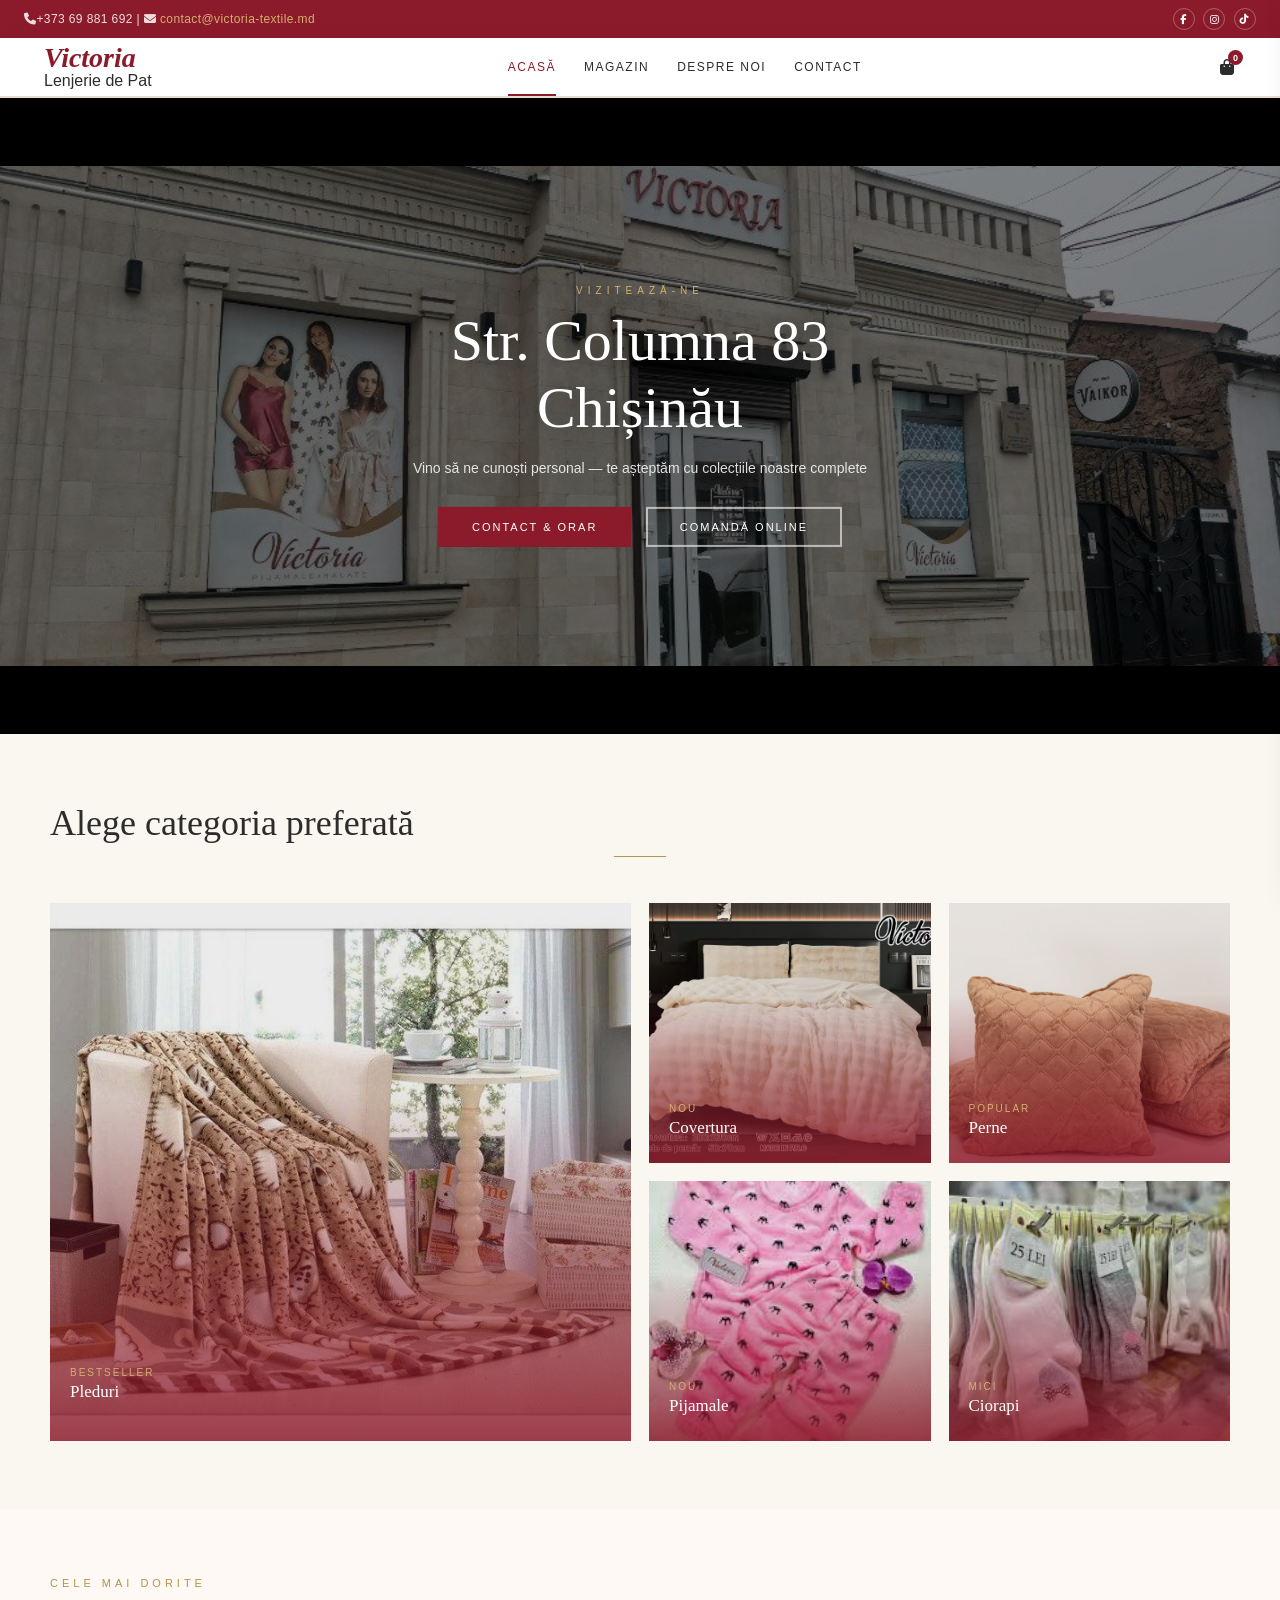
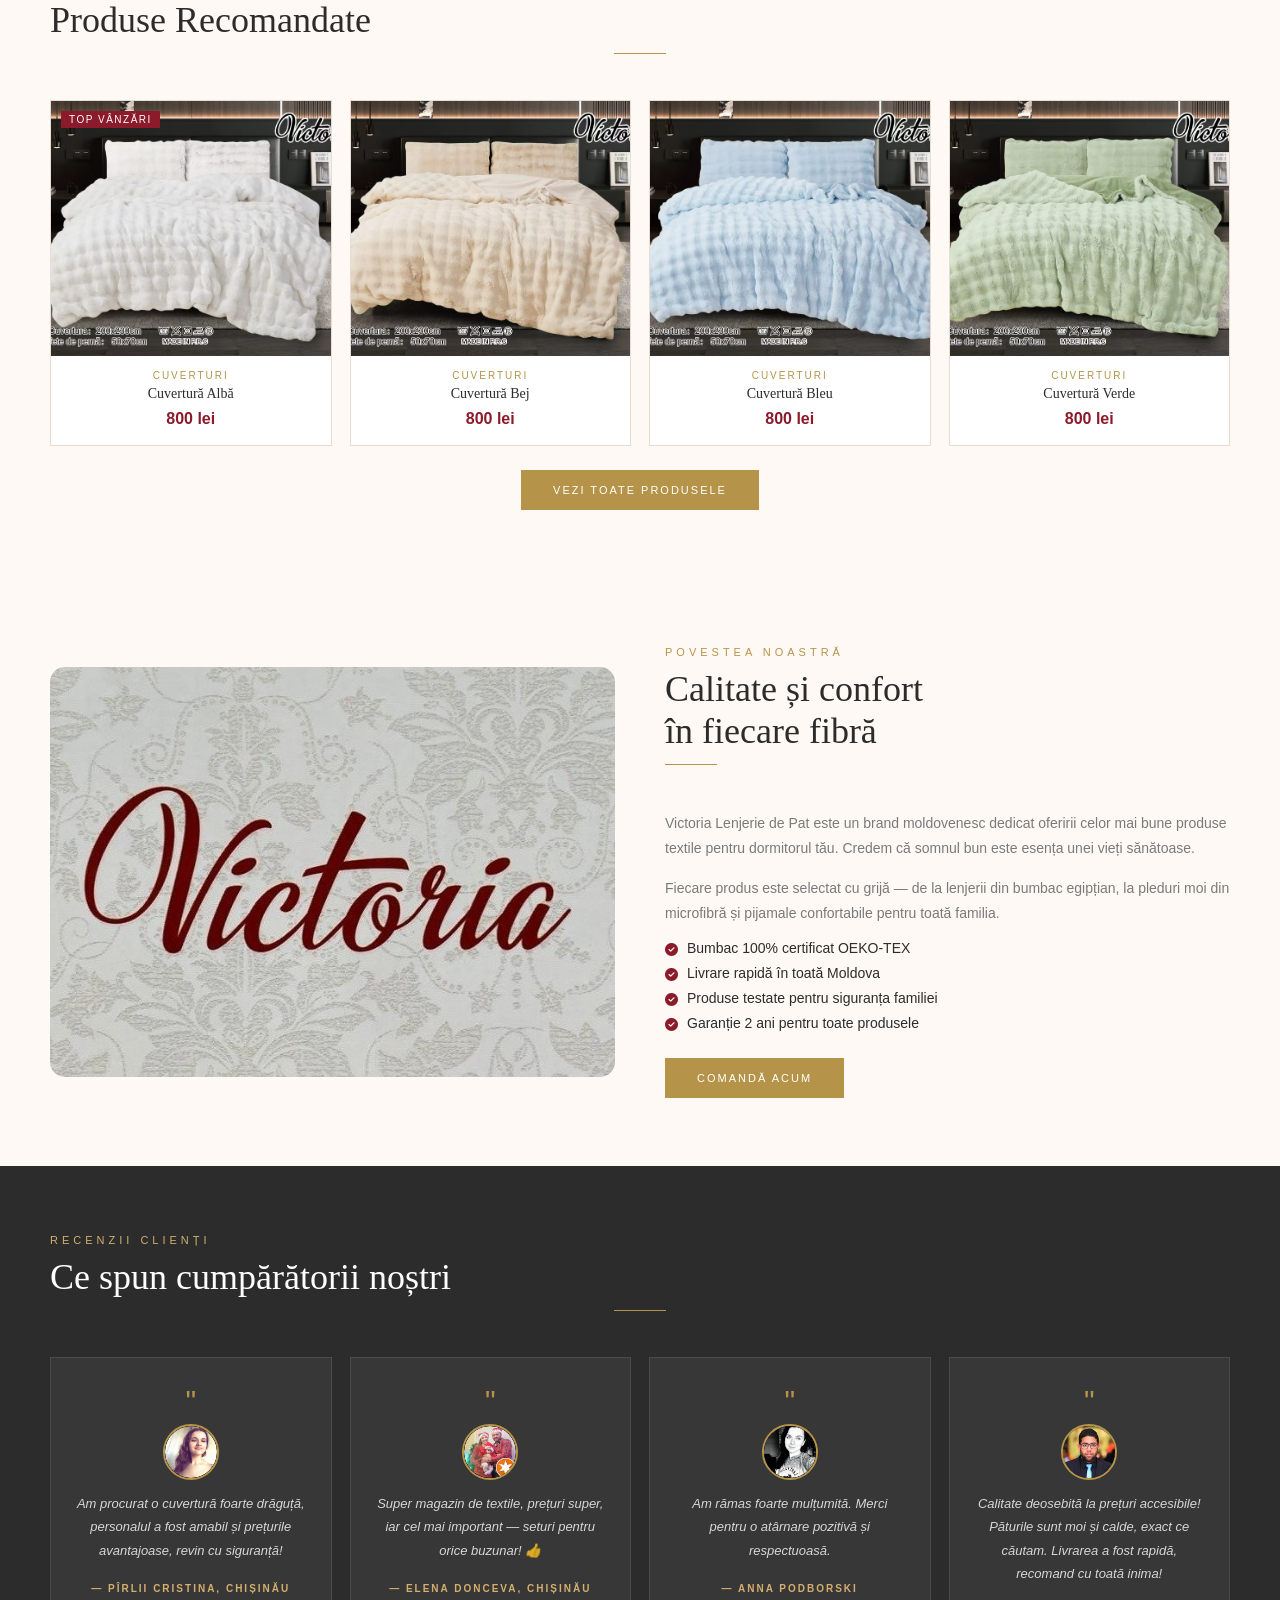
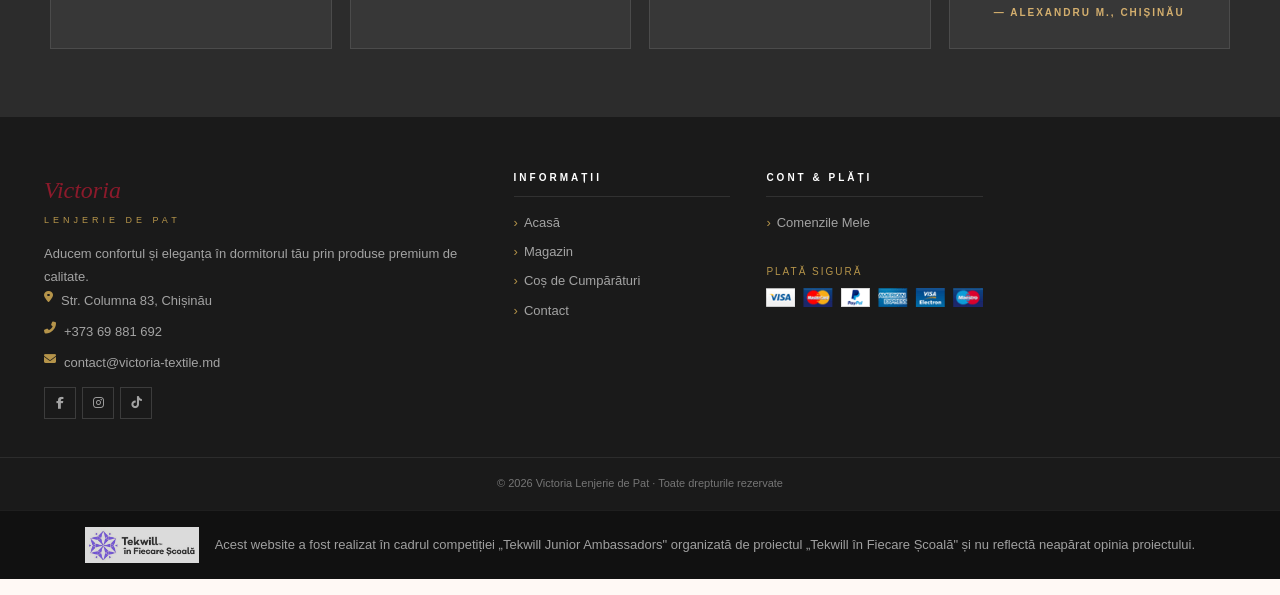
<file: index.html>
<!DOCTYPE html>
<html lang="ro">
<head>
  <meta charset="utf-8">
  <title>Victoria – Lenjerie de Pat</title>
  <link href="https://cdnjs.cloudflare.com/ajax/libs/font-awesome/6.4.0/css/all.min.css" rel="stylesheet">
  <link rel="stylesheet" href="css/style.css">
  <link rel="icon" href="img/logo.png" />

</head>
<body>

<!-- TOPBAR -->
<div class="topbar">
  <div>
    <i class="fas fa-phone" ></i>+373 69 881 692 |
    <i class="fas fa-envelope" ></i>
    <a href="mailto:contact@victoria-textile.md">contact@victoria-textile.md</a>
  </div>
  <div>
    <div class="soc">
      <a href="https://www.facebook.com/profile.php?id=61578864391873">
        <i class="fab fa-facebook-f"></i>
      </a>
      <a href="https://www.instagram.com/victoria_textile7/">
        <i class="fab fa-instagram"></i>
      </a>
      <a href="https://www.tiktok.com/@victoria.textile2">
        <i class="fab fa-tiktok"></i>
      </a>
    </div>
  </div>
</div>

<!-- NAV -->
<nav class="nav">
  <div class="nav-inner">
    <a href="index.html" class="logo">
      <span class="vic">Victoria</span>
      <span class="sub">Lenjerie de Pat</span>
    </a>
    <ul class="navl">
      <li><a href="index.html" class="act">Acasă</a></li>
      <li><a href="shop.html">Magazin</a></li>
      <li><a href="#despre">Despre noi</a></li>
      <li><a href="contact.html">Contact</a></li>
    </ul>
    <div class="nav-act">
      <button class="icn" onclick="toggleCart()">
        <i class="fas fa-shopping-bag"></i>
        <span class="cbadge" id="cbadge">0</span>
      </button>
      <button class="hamburger" id="hamburger" onclick="toggleMobileNav()" aria-label="Meniu">
        <span></span>
        <span></span>
        <span></span>
      </button>
    </div>
  </div>

  <div class="mob-overlay" id="mobOverlay" onclick="closeMobileNav()"></div>
  <nav class="mobile-nav" id="mobileNav">
    <a href="index.html" class="mob-logo">Victoria</a>
    <a href="index.html" class="act">Acasă</a>
    <a href="shop.html">Magazin</a>
    <a href="cart.html">Coș</a>
    <a href="contact.html">Contact</a>
    <a href="checkout.html">Checkout</a>
  </nav>
</nav>

<!-- HERO -->
<section class="hero">
  <div class="hslide act">
    <img src="img/cladire.jpg" alt="Victoria - Magazin Chișinău">
    <div class="hcap">
      <span class="ey">Vizitează-ne</span>
      <h1>Str. Columna 83<br>Chișinău</h1>
      <p>Vino să ne cunoști personal — te așteptăm cu colecțiile noastre complete</p>
      <a href="contact.html" class="bth">Contact & Orar</a>
      <a href="shop.html" class="bth ol">Comandă Online</a>
    </div>
  </div>
</section>

<!-- CATEGORIES -->
<section class="bg-c" id="categorii">
  <div class="sec-wrap">
    <div class="sectitle">
      <h2>Alege categoria preferată</h2>
      <span class="divdr"></span>
    </div>
    <div class="cats-grid">
      <div class="ccard lg">
        <img src="img/pleda-print.jpg" alt="Lenjerie de Pat">
        <div class="cov">
          <small>Bestseller</small>
          <h5>Pleduri</h5>
          <span class="ar">→</span>
        </div>
      </div>

      <div class="cats-right">
        <div class="ccard">
          <img src="img/cuvertura-bej.jpg" alt="Pleduri">
          <div class="cov">
            <small>Nou</small>
            <h5>Covertura</h5>
            <span class="ar">
            </span>
          </div>
        </div>

        <div class="ccard">
          <img src="img/perne_decorative.jpg" alt="Perne">
          <div class="cov">
            <small>Popular</small>
            <h5>Perne</h5>
            <span class="ar">
            </span>
          </div>
        </div>

        <div class="ccard">
          <img src="img/pijama_principala.jpg" alt="Pijamale">
          <div class="cov">
            <small>Nou</small>
            <h5>Pijamale</h5>
            <span class="ar">
            </span>
          </div>
        </div>

        <div class="ccard">
          <img src="img/ciorapi.jpg" alt="Ciorapi">
          <div class="cov">
            <small>Mici</small>
            <h5>Ciorapi</h5>
            <span class="ar">
            </span>
          </div>
        </div>
      </div>
    </div>
  </div>
</section>

<!-- PRODUCTS -->
<section id="produse">
  <div class="sec-wrap">
    <div class="sectitle">
      <span class="ey">Cele mai dorite</span>
      <h2>Produse Recomandate</h2>
      <span class="divdr"></span>
    </div>
    <div class="prod-grid">

      <div class="pcard">
        <div class="pimg">
          <img src="img/cuvertura-alba.jpg" alt="Cuvertură Albă">
          <span class="pbadge">Top Vânzări</span>
          <div class="pacts">
            <a href="#" onclick="addToCart('Cuvertură Albă',800,'Cuverturi','cuvertura-alba.jpg',event)" title="Coș">
              <i class="fas fa-shopping-bag"></i>
            </a>
          </div>
        </div>

        <div class="pinfo">
          <span class="pcat">Cuverturi</span>
          <h6>Cuvertură Albă</h6>
          <div class="pprice"><span class="cu">800 lei</span></div>
        </div>
        <button class="badd" onclick="addToCart('Cuvertură Albă',800,'Cuverturi','cuvertura-alba.jpg',event)">+ Adaugă în Coș</button>
      </div>

      <div class="pcard">
        <div class="pimg">
          <img src="img/cuvertura-bej.jpg" alt="Cuvertură Bej">
          <div class="pacts">
            <a href="#" onclick="addToCart('Cuvertură Bej',800,'Cuverturi','cuvertura-bej.jpg',event)" title="Coș">
              <i class="fas fa-shopping-bag"></i>
            </a>
          </div>
        </div>

        <div class="pinfo">
          <span class="pcat">Cuverturi</span>
          <h6>Cuvertură Bej</h6>
          <div class="pprice"><span class="cu">800 lei</span></div>
        </div>
        <button class="badd" onclick="addToCart('Cuvertură Bej',800,'Cuverturi','cuvertura-bej.jpg',event)">+ Adaugă în Coș</button>
      </div>

      <div class="pcard">
        <div class="pimg">
          <img src="img/cuvertura-bleu.jpg" alt="Cuvertură Bleu">
          <div class="pacts">
            <a href="#" onclick="addToCart('Cuvertură Bleu',800,'Cuverturi','cuvertura-bleu.jpg',event)" title="Coș">
              <i class="fas fa-shopping-bag"></i>
            </a>
          </div>
        </div>

        <div class="pinfo">
          <span class="pcat">Cuverturi</span>
          <h6>Cuvertură Bleu</h6>
          <div class="pprice"><span class="cu">800 lei</span></div>
        </div>
        <button class="badd" onclick="addToCart('Cuvertură Bleu',800,'Cuverturi','cuvertura-bleu.jpg',event)">+ Adaugă în Coș</button>
      </div>

      <div class="pcard">
        <div class="pimg">
          <img src="img/cuvertura-verde.jpg" alt="Cuvertură Verde">
          <div class="pacts">
            <a href="#" onclick="addToCart('Cuvertură Verde',800,'Cuverturi','cuvertura-verde.jpg',event)" title="Coș">
              <i class="fas fa-shopping-bag"></i>
            </a>
          </div>
        </div>
        
        <div class="pinfo">
          <span class="pcat">Cuverturi</span>
          <h6>Cuvertură Verde</h6>
          <div class="pprice"><span class="cu">800 lei</span></div>
        </div>
        <button class="badd" onclick="addToCart('Cuvertură Verde',800,'Cuverturi','cuvertura-verde.jpg',event)">+ Adaugă în Coș</button>
      </div>

    </div>
    <div style="text-align:center;margin-top:24px">
      <a href="shop.html" class="bgo">Vezi Toate Produsele</a>
    </div>
  </div>
</section>

<!-- ABOUT -->
<section id="despre">
  <div class="sec-wrap">
    <div class="about-grid">
      <div><img src="img/logo2.png" alt="Despre Victoria" class="aimg"></div>
      <div class="atxt">
        <div class="sectitle">
          <span class="ey">Povestea noastră</span>
          <h2>Calitate și confort<br>în fiecare fibră</h2>
          <span class="divdr" style="margin:12px 0 0"></span>
        </div>
        <p>Victoria Lenjerie de Pat este un brand moldovenesc dedicat oferirii celor mai bune produse textile pentru dormitorul tău. Credem că somnul bun este esența unei vieți sănătoase.</p>
        <p>Fiecare produs este selectat cu grijă — de la lenjerii din bumbac egipțian, la pleduri moi din microfibră și pijamale confortabile pentru toată familia.</p>
        <div class="achk">
          <i class="fas fa-check-circle"></i>
          <span>Bumbac 100% certificat OEKO-TEX</span>
        </div>

        <div class="achk">
          <i class="fas fa-check-circle"></i>
          <span>Livrare rapidă în toată Moldova</span>
        </div>

        <div class="achk">
          <i class="fas fa-check-circle"></i>
          <span>Produse testate pentru siguranța familiei</span>
        </div>

        <div class="achk"><i class="fas fa-check-circle"></i>
          <span>Garanție 2 ani pentru toate produsele</span>
        </div>
        <br>
        <a href="shop.html" class="bgo">Comandă Acum</a>
      </div>
    </div>
  </div>
</section>

<section class="bg-dk" id="testimoniale">
  <div class="sec-wrap">
    <div class="sectitle">
      <span class="ey" style="color:var(--gol)">Recenzii clienți</span>
      <h2 class="w">Ce spun cumpărătorii noștri</h2>
      <span class="divdr"></span>
    </div>

    <div class="tgrid">
      <div class="tcard">
        <div class="tq">"</div>
        <img src="img/review-cristina.jpg" alt="Pîrlii Cristina" class="timg">
        <p>Am procurat o cuvertură foarte drăguță, personalul a fost amabil și prețurile avantajoase, revin cu siguranță!</p>
        <span class="tnm">— Pîrlii Cristina, Chișinău</span>
      </div>

      <div class="tcard">
        <div class="tq">"</div>
        <img src="img/review-elena.jpg" alt="Elena Donceva" class="timg">
        <p>Super magazin de textile, prețuri super, iar cel mai important — seturi pentru orice buzunar! 👍</p>
        <span class="tnm">— Elena Donceva, Chișinău</span>
      </div>

      <div class="tcard">
        <div class="tq">"</div>
        <img src="img/review-anna.jpg" alt="Anna Podborski" class="timg">
        <p>Am rămas foarte mulțumită. Merci pentru o atârnare pozitivă și respectuoasă.</p>
        <span class="tnm">— Anna Podborski</span>
      </div>

      <div class="tcard">
        <div class="tq">"</div>
        <img src="img/user.jpg" alt="Alexandru M." class="timg">
        <p>Calitate deosebită la prețuri accesibile! Păturile sunt moi și calde, exact ce căutam. Livrarea a fost rapidă, recomand cu toată inima!</p>
        <span class="tnm">— Alexandru M., Chișinău</span>
      </div>
    </div>
  </div>
</section>

<!-- FOOTER -->
<footer>
  <div class="fgrid">
    <div>
      <span class="fvic">Victoria</span>
      <span class="fsub">Lenjerie de Pat</span>
      <p class="footer">Aducem confortul și eleganța în dormitorul tău prin produse premium de calitate.</p>
      <ul class="fcont">
        <li><i class="fas fa-map-marker-alt"></i>
          <a href="#">Str. Columna 83, Chișinău</a></li>
        <li><i class="fas fa-phone-alt"></i>
          <a href="tel:+37369881692">+373 69 881 692</a></li>
        <li><i class="fas fa-envelope"></i>
          <a href="mailto:contact@victoria-textile.md">contact@victoria-textile.md</a></li>
      </ul>

      <div class="fsocl">
        <a href="https://www.facebook.com/profile.php?id=61578864391873"><i class="fab fa-facebook-f"></i></a>
        <a href="https://www.instagram.com/victoria_textile7/"><i class="fab fa-instagram"></i></a>
        <a href="https://www.tiktok.com/@victoria.textile2"><i class="fab fa-tiktok"></i></a>
      </div>
    </div>

    <div>
      <h6>Informații</h6>
      <ul>
        <li><a href="index.html">Acasă</a></li>
        <li><a href="shop.html">Magazin</a></li>
        <li><a href="cart.html">Coș de Cumpărături</a></li>
        <li><a href="contact.html">Contact</a></li>
      </ul>
    </div>

    <div>
      <h6>Cont &amp; Plăți</h6>
      <ul><li><a href="cart.html">Comenzile Mele</a>
      </li>
    </ul>
      <div>
      </br>
        <div class="plata">Plată Sigură</div>
        <img src="img/payments.png" alt="Metode plată">
      </div>
    </div>
  </div>

  <div class="fbot">© 2026 Victoria Lenjerie de Pat · Toate drepturile rezervate</div>
  <div class="tekwill">
    <img src="img/tekwill-logo.png" alt="Tekwill în Fiecare Școală" class="tekwilllg">
    <p class="tekwill-text">
      Acest website a fost realizat în cadrul competiției „Tekwill Junior Ambassadors" organizată de proiectul „Tekwill în Fiecare Școală" și nu reflectă neapărat opinia proiectului.
    </p>
  </div>
</footer>

<!-- BACK TO TOP -->
<a href="#" class="btop" id="btop">
  <i class="fas fa-chevron-up">
  </i>
</a>
<div class="notif" id="notif">
</div>

<!-- CART SIDEBAR -->
<div class="covrl" id="covrl" onclick="closeCart()"></div>
<div class="csid" id="csid">
  <div class="chdr">
    <h5>Coșul Tău</h5>
    <button class="ccls" onclick="closeCart()">
      <i class="fas fa-times">
      </i>
    </button>
  </div>

  <div class="cbdy">
    <div class="cmt" id="cmt">
      <i class="fas fa-shopping-bag"></i>
      <p>Coșul tău este gol.<br>Descoperă produsele noastre!</p>
    </div>
    <div id="citems">
    </div>
  </div>

  <div class="cftr" id="cftr" style="display:none">
    <div class="ctot">
      <span>Total:</span>
      <span class="am" id="ctotal">0 lei</span>
    </div>
    <p class="livrare">
      <i class="fas fa-truck" style="margin-right:4px">
      </i> Livrare gratuită peste 800 lei
    </p>
    <button class="bck" onclick="openOrderCart()">Comandă Acum</button>
    <button class="bcs" onclick="closeCart()">Continuă Cumpărăturile</button>
  </div>
</div>

<!-- ORDER MODAL -->
<div class="movrl" id="movrl" onclick="if(event.target===this)closeOrder()">
  <div class="mbox">
    <div class="mhdr">
      <h5>Plasează Comanda</h5>
      <button class="mcls" onclick="closeOrder()">
        <i class="fas fa-times">
        </i>
      </button>
    </div>
    <div class="mbdy">
      <div id="mform">
        <div class="osmry">
          <h6>Sumar Comandă</h6>
          <div id="osmitems">
          </div>
          <div class="ost">
            <span>Total</span>
            <span id="osmtotal">0 lei</span>
          </div>
        </div>

        <div class="fr2">
          <div class="fg">
            <label>Prenume *</label>
            <input type="text" id="fn" placeholder="Ex: Maxim">
          </div>

          <div class="fg">
            <label>Nume *</label>
            <input type="text" id="ln" placeholder="Ex: Mita">
          </div>

        </div>
        <div class="fg">
          <label>Email *</label>
          <input type="email" id="em" placeholder="email@exemplu.md">
        </div>

        <div class="fg">
          <label>Telefon *</label>
          <input type="tel" id="ph" placeholder="+373 69 000 000">
        </div>

        <div class="fg">
          <label>Adresa de livrare *</label>
          <input type="text" id="ad" placeholder="Str. Exemplu nr. 10, ap. 5">
        </div>

        <div class="fr2">
          <div class="fg">
            <label>Oraș / Localitate *</label>
            <input type="text" id="ct" placeholder="Chișinău">
          </div>

          <div class="fg">
            <label>Raion *</label>
            <select id="jd">
              <option value="">-- Selectează --</option>
              <optgroup label="Chișinău și suburbii">
                <option>Chișinău (mun.)</option>
                <option>Cricova</option>
                <option>Codru</option>
                <option>Durlești</option>
                <option>Stăuceni</option>
                <option>Trușeni</option>
                <option>Bubuieci</option>
                <option>Băcioi</option>
                <option>Ghidighici</option>
                <option>Grătiești</option>
                <option>Sângera</option>
                <option>Vadul lui Vodă</option>
              </optgroup>

              <optgroup label="Raioane Moldova">
                <option>Anenii Noi</option>
                <option>Basarabeasca</option>
                <option>Briceni</option>
                <option>Cahul</option>
                <option>Călărași</option>
                <option>Cantemir</option>
                <option>Căușeni</option>
                <option>Cimișlia</option>
                <option>Criuleni</option>
                <option>Dondușeni</option>
                <option>Drochia</option>
                <option>Dubăsari</option>
                <option>Edineț</option>
                <option>Fălești</option>
                <option>Florești</option>
                <option>Glodeni</option>
                <option>Hîncești</option>
                <option>Ialoveni</option>
                <option>Leova</option>
                <option>Nisporeni</option>
                <option>Ocnița</option>
                <option>Orhei</option>
                <option>Rezina</option>
                <option>Rîșcani</option>
                <option>Sîngerei</option>
                <option>Șoldănești</option>
                <option>Soroca</option>
                <option>Strășeni</option>
                <option>Ștefan Vodă</option>
                <option>Taraclia</option>
                <option>Telenești</option>
                <option>Ungheni</option>
              </optgroup>

              <optgroup label="Alte orașe">
                <option>Bălți (mun.)</option>
                <option>Comrat (mun.)</option>
                <option>Tiraspol</option>
                <option>Altul</option>
              </optgroup>
            </select>
          </div>
        </div>

        <div class="fg">
          <label>Mesaj (opțional)</label>
          <textarea id="msg" rows="2" placeholder="Mențiuni speciale...">
          </textarea>
        </div>

        <div class="fg">
          <label>Metodă de plată</label>
          <select id="pay">
            <option value="ramburs">Ramburs (la livrare)</option>
            <option value="card">Card online</option>
            <option value="transfer">Transfer bancar</option>
          </select>
        </div>

        <button class="bord" onclick="placeOrder()">
          <i class="fas fa-check-circle" style="margin-right:7px"></i>Confirmă Comanda</button>
      </div>
      <div class="succbox" id="sbox">
        <i class="fas fa-check-circle"></i>
        <h4>Comanda a fost plasată!</h4>
        <p>Mulțumim pentru comanda ta! Vei primi un email de confirmare în câteva minute.</p>
        <br>
        <button class="bgo" onclick="closeOrder()">Înapoi la Magazin</button>
      </div>
    </div>
  </div>
</div>

<script src="js/script.js"></script>
</body>
</html>
</file>
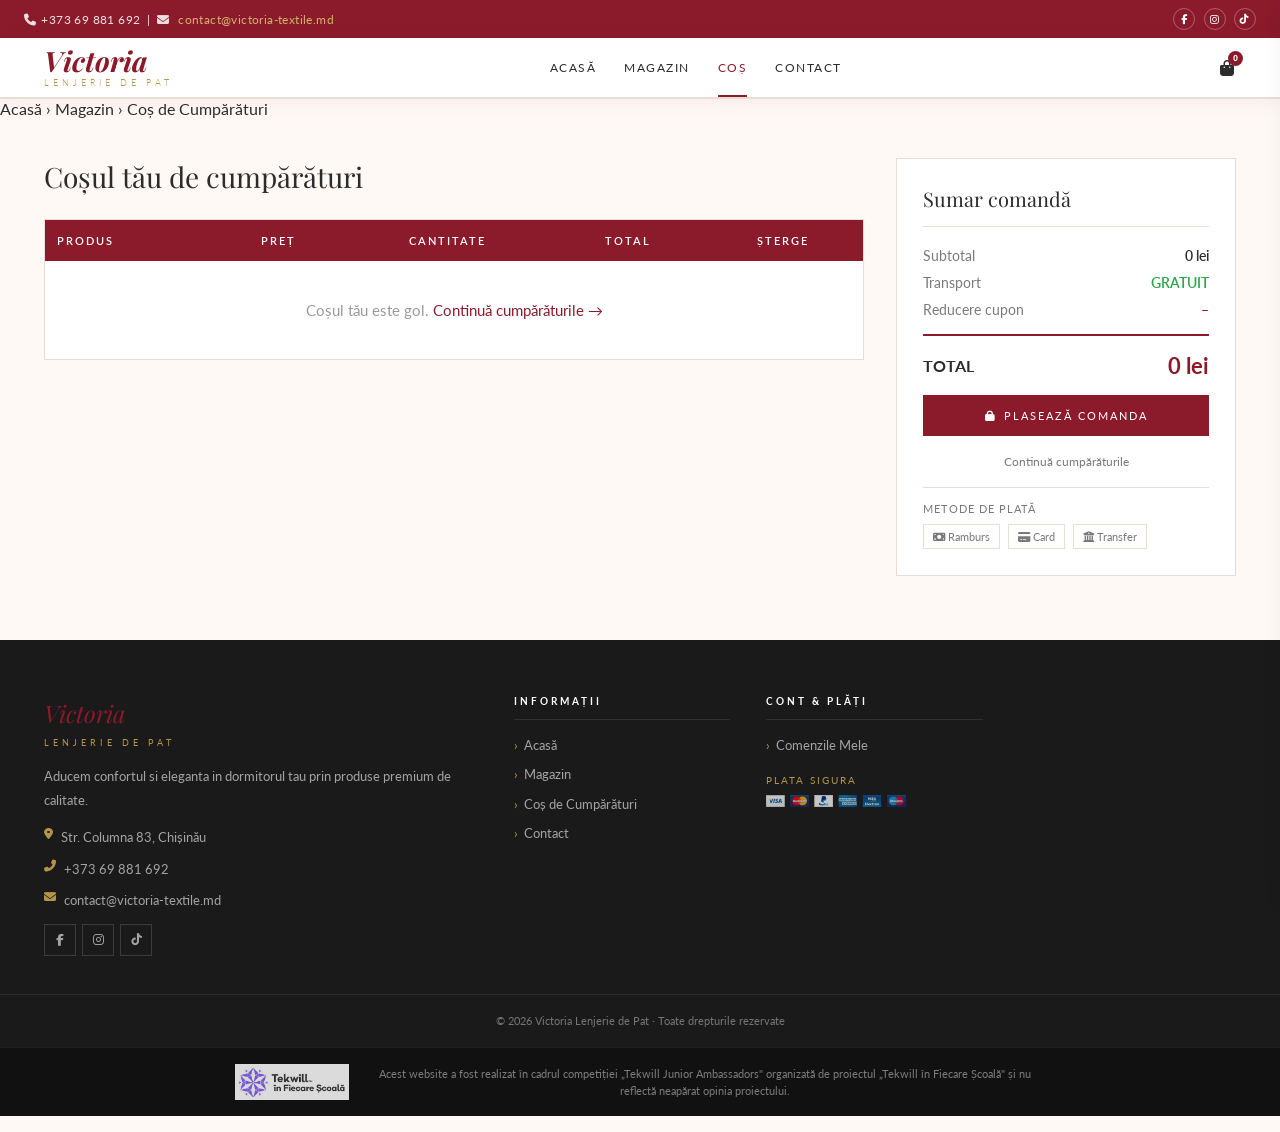
<file: cart.html>
<!DOCTYPE html>
<html lang="ro">
<head>
  <meta charset="utf-8">
  <title>Coș de Cumpărături - Victoria Lenjerie de Pat</title>
  <meta name="viewport" content="width=device-width,initial-scale=1.0">
  <link rel="preconnect" href="https://fonts.googleapis.com">
  <link href="https://fonts.googleapis.com/css2?family=Playfair+Display:ital,wght@0,400;0,600;0,700;1,400&family=Lato:wght@300;400;700&display=swap" rel="stylesheet">
  <link href="https://cdnjs.cloudflare.com/ajax/libs/font-awesome/6.4.0/css/all.min.css" rel="stylesheet">
  <link rel="stylesheet" href="css/style.css">
  <link rel="icon" href="img/logo.png" />

</head>
<body>

<div class="topbar">
  <div>
    <i class="fas fa-phone" style="margin-right:5px">
    </i>+373 69 881 692 &nbsp;|&nbsp;
    <i class="fas fa-envelope" style="margin-right:5px"></i>
    <a href="mailto:contact@victoria-textile.md">contact@victoria-textile.md</a>
  </div>
  <div style="display:flex;align-items:center;gap:8px">
    <div class="tsoc">
      <a href="https://www.facebook.com/profile.php?id=61578864391873">
        <i class="fab fa-facebook-f"></i></a>
      <a href="https://www.instagram.com/victoria_textile7/">
        <i class="fab fa-instagram"></i></a>
      <a href="https://www.tiktok.com/@victoria.textile2">
        <i class="fab fa-tiktok"></i></a>
    </div>
  </div>
</div>

<nav class="nav">
  <div class="nav-in">
    <a href="index.html" class="logo">
      <span class="v">Victoria</span>
      <span class="s">Lenjerie de Pat</span>
    </a>
    <ul class="navl">
      <li><a href="index.html">Acasă</a></li>
      <li><a href="shop.html">Magazin</a></li>
      <li><a href="cart.html" class="act">Coș</a></li>
      <li><a href="contact.html">Contact</a></li>
    </ul>
    <div class="nav-act">
      <button class="icn" onclick="toggleCart()">
        <i class="fas fa-shopping-bag">
        </i>
        <span class="cbadge" id="cbadge">0</span>
      </button>
      <button class="hamburger" id="hamburger" onclick="toggleMobileNav()" aria-label="Meniu">
        <span></span>
        <span></span>
        <span></span>
      </button>
    </div>
  </div>
  <div class="mob-overlay" id="mobOverlay" onclick="closeMobileNav()"></div>
  <nav class="mobile-nav" id="mobileNav">
    <a href="index.html" class="mob-logo">Victoria</a>
    <a href="index.html">Acasă</a>
    <a href="shop.html">Magazin</a>
    <a href="cart.html" class="act">Coș</a>
    <a href="contact.html">Contact</a>
    <a href="checkout.html">Checkout</a>
  </nav>
</nav>

<div class="bcrumb">
  <div class="bcrumb-in">
    <a href="index.html">Acasă</a>
    <span class="sep">›</span>
    <a href="shop.html">Magazin</a>
    <span class="sep">›</span>
    <span class="cur">Coș de Cumpărături</span>
  </div>
</div>

<div class="cart-wrap">

  <div>
    <h2 style="font-family:'Playfair Display',serif;font-size:28px;font-weight:400;margin-bottom:24px">Coșul tău de cumpărături</h2>
    <div style="overflow-x:auto">
      <table id="cart-tbl" style="width:100%;border-collapse:collapse;background:white;border:1px solid var(--bd)">
        <thead>
          <tr style="background:var(--cr);color:white">
            <th style="padding:14px 12px;text-align:left;font-size:11px;letter-spacing:2px;text-transform:uppercase;font-weight:600">Produs</th>
            <th style="padding:14px 12px;text-align:center;font-size:11px;letter-spacing:2px;text-transform:uppercase;font-weight:600">Preț</th>
            <th style="padding:14px 12px;text-align:center;font-size:11px;letter-spacing:2px;text-transform:uppercase;font-weight:600">Cantitate</th>
            <th style="padding:14px 12px;text-align:center;font-size:11px;letter-spacing:2px;text-transform:uppercase;font-weight:600">Total</th>
            <th style="padding:14px 12px;text-align:center;font-size:11px;letter-spacing:2px;text-transform:uppercase;font-weight:600">Șterge</th>
          </tr>
        </thead>
        <tbody>
          <tr><td colspan="5" style="padding:40px;text-align:center;color:#999;font-size:15px">
            Coșul tău este gol. <a href="shop.html" style="color:var(--cr)">Continuă cumpărăturile →</a>
          </td></tr>
        </tbody>
      </table>
    </div>
  </div>

  <div class="cart-summary-box">
    <div class="inner">
      <h5 style="font-family:'Playfair Display',serif;font-size:20px;font-weight:400;margin-bottom:20px;padding-bottom:14px;border-bottom:1px solid var(--bd)">Sumar comandă</h5>
      <div style="display:flex;justify-content:space-between;margin-bottom:10px;font-size:14px">
        <span style="color:var(--mu)">Subtotal</span><span id="sb-sub" style="font-weight:600">0 lei</span></div>
      <div style="display:flex;justify-content:space-between;margin-bottom:10px;font-size:14px">
        <span style="color:var(--mu)">Transport</span><span style="color:#28a745;font-weight:600">GRATUIT</span></div>
      <div style="display:flex;justify-content:space-between;margin-bottom:10px;font-size:14px">
        <span style="color:var(--mu)">Reducere cupon</span><span style="color:var(--cr);font-weight:600">–</span></div>
      <div style="border-top:2px solid var(--cr);margin:16px 0;padding-top:16px;display:flex;justify-content:space-between;align-items:center">
        <span style="font-size:16px;font-weight:700">TOTAL</span>
        <span id="sb-tot" style="font-size:22px;font-weight:700;color:var(--cr)">0 lei</span>
      </div>
      <button onclick="openOrderCart()" class="bck" style="margin-bottom:10px">
        <i class="fas fa-lock" style="margin-right:7px">
        </i>Plasează Comanda
      </button>
      <a href="shop.html" style="display:block;text-align:center;color:var(--mu);font-size:12px;margin-top:8px;transition:color .2s"
         onmouseover="this.style.color='var(--cr)'" onmouseout="this.style.color='var(--mu)'">Continuă cumpărăturile</a>
      <div style="border-top:1px solid var(--bd);margin-top:18px;padding-top:14px">
        <div style="font-size:11px;letter-spacing:1px;text-transform:uppercase;color:var(--mu);margin-bottom:9px">Metode de plată</div>
        <div class="payment-badges">
          <span><i class="fas fa-money-bill"></i> Ramburs</span>
          <span><i class="fas fa-credit-card"></i> Card</span>
          <span><i class="fas fa-university"></i> Transfer</span>
        </div>
      </div>
    </div>
  </div>
</div>

<footer>
  <div class="fgrid">
    <div>
      <span class="fvic">Victoria</span><span class="fsub">Lenjerie de Pat</span>
      <p style="font-size:13px;line-height:1.8;margin-bottom:14px;color:rgba(255,255,255,.6)">Aducem confortul si eleganta in dormitorul tau prin produse premium de calitate.</p>
      <ul class="fcl" style="padding:0">
        <li><i class="fas fa-map-marker-alt"></i><a href="#">Str. Columna 83, Chișinău</a></li>
        <li><i class="fas fa-phone-alt"></i><a href="tel:+373 69 881 692">+373 69 881 692</a></li>
        <li><i class="fas fa-envelope"></i><a href="mailto:contact@victoria-textile.md">contact@victoria-textile.md</a></li>
      </ul>
      <div class="fsocl">
        <a href="https://www.facebook.com/profile.php?id=61578864391873"><i class="fab fa-facebook-f"></i></a>
        <a href="https://www.instagram.com/victoria_textile7/"><i class="fab fa-instagram"></i></a>
        <a href="https://www.tiktok.com/@victoria.textile2"><i class="fab fa-tiktok"></i></a>
      </div>
    </div>
    <div>
      <h6>Informații</h6>
      <ul>
        <li><a href="index.html">Acasă</a></li>
        <li><a href="shop.html">Magazin</a></li>
        <li><a href="cart.html">Coș de Cumpărături</a></li>
        
        <li><a href="contact.html">Contact</a></li>
      </ul>
    </div>
    <div>
      <h6>Cont &amp; Plăți</h6>
      <ul><li><a href="#">Comenzile Mele</a></li></ul>
      <div style="margin-top:14px">
        <div style="font-size:10px;letter-spacing:2px;color:var(--go);text-transform:uppercase;margin-bottom:6px">Plata Sigura</div>
        <img src="img/payments.png" alt="Plata" style="max-width:140px;opacity:.75">
      </div>
    </div>
  </div>
  <div class="fbot">© 2026 Victoria Lenjerie de Pat · Toate drepturile rezervate</div>
  <div style="background:#111;padding:16px 24px;display:flex;align-items:center;justify-content:center;gap:16px;flex-wrap:wrap;border-top:1px solid rgba(255,255,255,.06)">
    <img src="img/tekwill-logo.png" alt="Tekwill în Fiecare Școală" style="height:36px;width:auto;opacity:.85">
    <p style="color:rgba(255,255,255,.45);font-size:11px;line-height:1.6;max-width:680px;margin:0;text-align:center">
      Acest website a fost realizat în cadrul competiției „Tekwill Junior Ambassadors" organizată de proiectul „Tekwill în Fiecare Școală" și nu reflectă neapărat opinia proiectului.
    </p>
  </div>
</footer>

<a href="#" class="btop" id="btop">
  <i class="fas fa-chevron-up">
  </i>
</a>
<div class="notif" id="notif">
</div>

<div class="covrl" id="covrl" onclick="toggleCart()"></div>
<div class="csid" id="csid">
  <div class="chdr">
    <h5>Coșul Tău</h5>
    <button class="ccls" onclick="toggleCart()">
      <i class="fas fa-times"></i>
    </button>
  </div>

  <div class="cbdy">
    <div class="cmt" id="cmt">
      <i class="fas fa-shopping-bag"></i>
      <p>Coșul tău este gol.</p>
    </div>
    <div id="citems">
    </div>
  </div>

  <div class="cftr" id="cftr" style="display:none">
    <div class="ctot">
      <span>Total:</span>
      <span class="am" id="ctotal">0 lei</span>
    </div>

    <p style="font-size:11px;color:var(--mu);margin-bottom:10px">
      <i class="fas fa-truck" style="margin-right:4px">
      </i> Livrare gratuită peste 800 lei</p>
    <button class="bck" onclick="openOrderCart()">Plasează Comanda</button>
    <button class="bcs" onclick="toggleCart()">Continuă Cumpărăturile</button>
  </div>
</div>

<div class="movrl" id="movrl" onclick="if(event.target===this)closeOrder()">
  <div class="mbox">
    <div class="mhdr">
      <h5>Plasează Comanda</h5>
      <button class="mcls" onclick="closeOrder()">
        <i class="fas fa-times">
        </i>
      </button>
    </div>

    <div class="mbdy">
      <div id="mform">
        <div class="osmry">
          <h6>Sumar Comandă</h6>
          <div id="osmitems">
          </div>

          <div class="ost">
            <span>Total</span>
            <span id="osmtotal">0 lei</span>
          </div>
        </div>

        <div class="fr2">
          <div class="fg">
            <label>Prenume *</label>
            <input type="text" id="fn" placeholder="Ion">
          </div>
          <div class="fg">
            <label>Nume *</label>
            <input type="text" id="ln" placeholder="Popescu">
          </div>
        </div>

        <div class="fg">
          <label>Email *</label>
          <input type="email" id="em" placeholder="email@exemplu.ro">
        </div>

        <div class="fg">
          <label>Telefon *</label>
          <input type="tel" id="ph" placeholder="068 322 000">
        </div>

        <div class="fg">
          <label>Adresa *</label>
          <input type="text" id="ad" placeholder="Str. Exemplu nr. 10">
        </div>

        <div class="fr2">
          <div class="fg">
            <label>Oraș *</label>
            <input type="text" id="ct" placeholder="Chișinău">
          </div>

            <div class="fg">
            <label>Raion *</label>
            <select id="jd">
              <option value="">-- Selectează --</option>
              <optgroup label="Chișinău și suburbii">
                <option>Chișinău (mun.)</option>
                <option>Cricova</option>
                <option>Codru</option>
                <option>Durlești</option>
                <option>Stăuceni</option>
                <option>Trușeni</option>
                <option>Bubuieci</option>
                <option>Băcioi</option>
                <option>Ghidighici</option>
                <option>Grătiești</option>
                <option>Sângera</option>
                <option>Vadul lui Vodă</option>
              </optgroup>

              <optgroup label="Raioane Moldova">
                <option>Anenii Noi</option>
                <option>Basarabeasca</option>
                <option>Briceni</option>
                <option>Cahul</option>
                <option>Călărași</option>
                <option>Cantemir</option>
                <option>Căușeni</option>
                <option>Cimișlia</option>
                <option>Criuleni</option>
                <option>Dondușeni</option>
                <option>Drochia</option>
                <option>Dubăsari</option>
                <option>Edineț</option>
                <option>Fălești</option>
                <option>Florești</option>
                <option>Glodeni</option>
                <option>Hîncești</option>
                <option>Ialoveni</option>
                <option>Leova</option>
                <option>Nisporeni</option>
                <option>Ocnița</option>
                <option>Orhei</option>
                <option>Rezina</option>
                <option>Rîșcani</option>
                <option>Sîngerei</option>
                <option>Șoldănești</option>
                <option>Soroca</option>
                <option>Strășeni</option>
                <option>Ștefan Vodă</option>
                <option>Taraclia</option>
                <option>Telenești</option>
                <option>Ungheni</option>
              </optgroup>

              <optgroup label="Alte orașe">
                <option>Bălți (mun.)</option>
                <option>Comrat (mun.)</option>
                <option>Tiraspol</option>
                <option>Altul</option>
              </optgroup>
            </select>
          </div>

        </div>

        <div class="fg">
          <label>Mesaj (opțional)</label>
          <textarea id="msg" rows="2" placeholder="Mențiuni speciale...">
          </textarea>
        </div>

        <div class="fg">
          <label>Metodă plată</label>
          <select id="pay">
            <option value="ramburs">Ramburs (la livrare)</option>
            <option value="card">Card online</option>
            <option value="transfer">Transfer bancar</option>
          </select>
        </div>

        <button class="bord" onclick="placeOrder()">
          <i class="fas fa-check-circle" style="margin-right:6px">
          </i>Confirmă Comanda</button>
      </div>

      <div class="succbox" id="sbox">
        <i class="fas fa-check-circle"></i>
        <h4>Comanda a fost plasată!</h4>
        <p>Mulțumim! Vei primi un email de confirmare în câteva minute.</p>
        <br>
        <button class="btn-v" onclick="closeOrder()">Înapoi la Magazin</button>
      </div>
    </div>
  </div>
</div>

<script src="js/script.js"></script>
</body>
</html>
</file>
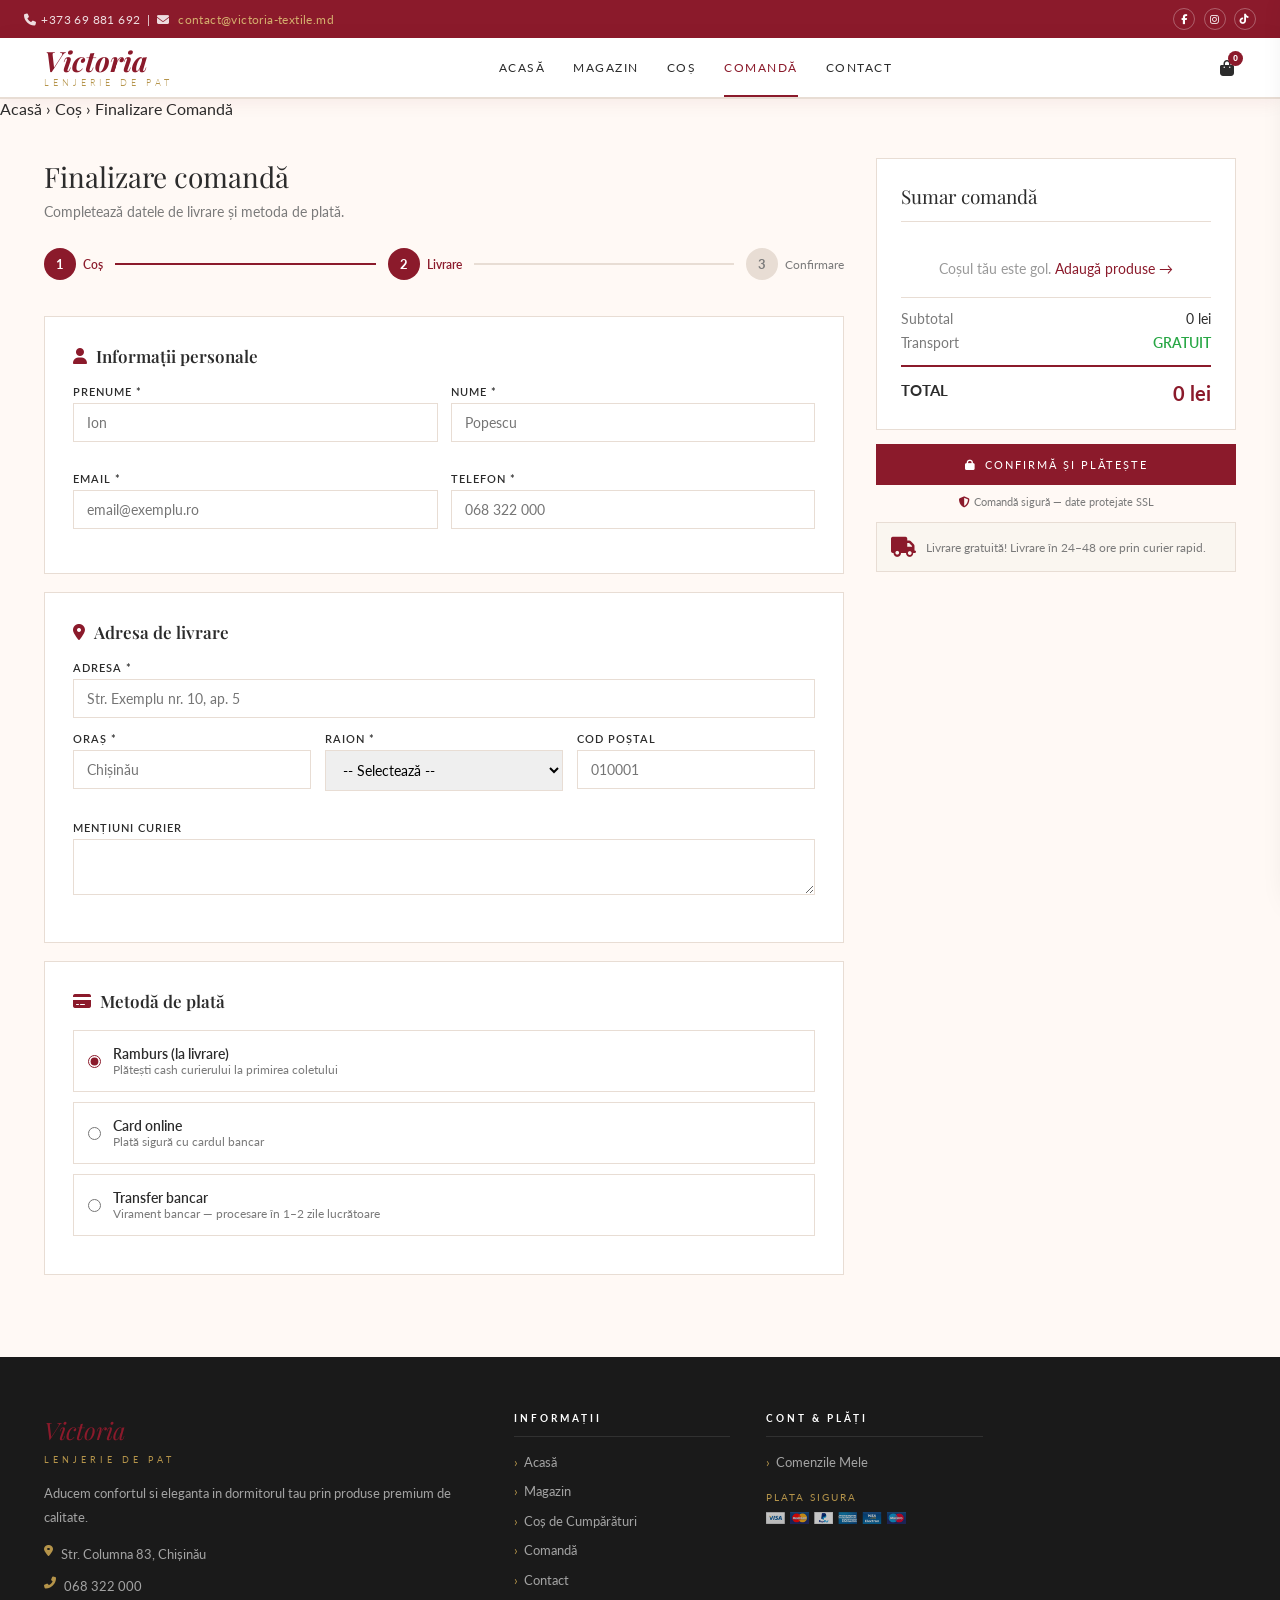
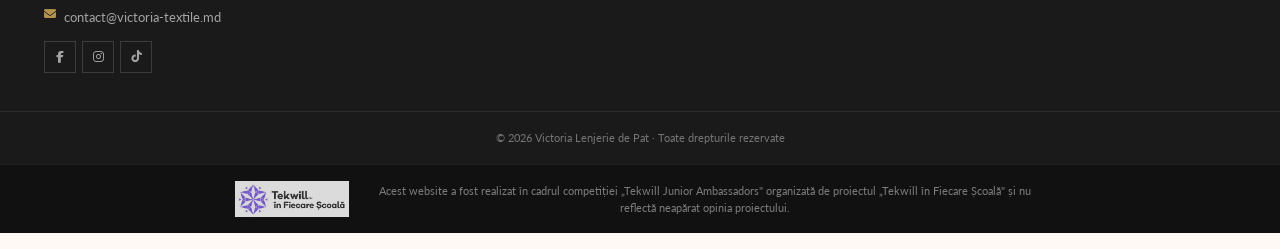
<file: checkout.html>
<!DOCTYPE html>
<html lang="ro">
<head>
  <meta charset="utf-8">
  <title>Finalizare Comandă - Victoria Lenjerie de Pat</title>
  <meta name="viewport" content="width=device-width,initial-scale=1.0">
  <link rel="preconnect" href="https://fonts.googleapis.com">
  <link href="https://fonts.googleapis.com/css2?family=Playfair+Display:ital,wght@0,400;0,600;0,700;1,400&family=Lato:wght@300;400;700&display=swap" rel="stylesheet">
  <link href="https://cdnjs.cloudflare.com/ajax/libs/font-awesome/6.4.0/css/all.min.css" rel="stylesheet">
  <link rel="stylesheet" href="css/style.css">
  <link rel="icon" href="img/logo.png" />
</head>
<body>

<div class="topbar">
  <div>
    <i class="fas fa-phone" style="margin-right:5px"></i>+373 69 881 692 &nbsp;|&nbsp;
    <i class="fas fa-envelope" style="margin-right:5px"></i>
    <a href="mailto:contact@victoria-textile.md">contact@victoria-textile.md</a>
  </div>
  <div style="display:flex;align-items:center;gap:8px">
    <div class="tsoc">
      <a href="https://www.facebook.com/profile.php?id=61578864391873">
        <i class="fab fa-facebook-f"></i>
      </a>
      <a href="https://www.instagram.com/victoria_textile7/">
        <i class="fab fa-instagram"></i>
      </a>
      <a href="https://www.tiktok.com/@victoria.textile2">
        <i class="fab fa-tiktok"></i>
      </a>
    </div>
  </div>
</div>

<nav class="nav">
  <div class="nav-in">
    <a href="index.html" class="logo">
      <span class="v">Victoria</span>
      <span class="s">Lenjerie de Pat</span>
    </a>
    <ul class="navl">
      <li><a href="index.html">Acasă</a></li>
      <li><a href="shop.html">Magazin</a></li>
      <li><a href="cart.html">Coș</a></li>
      <li><a href="checkout.html" class="act">Comandă</a></li>
      <li><a href="contact.html">Contact</a></li>
    </ul>
    <div class="nav-act">
      <button class="icn" onclick="toggleCart()">
        <i class="fas fa-shopping-bag"></i>
        <span class="cbadge" id="cbadge">0</span>
      </button>
      <button class="hamburger" id="hamburger" onclick="toggleMobileNav()" aria-label="Meniu">
        <span></span><span></span><span></span>
      </button>
    </div>
  </div>
  <div class="mob-overlay" id="mobOverlay" onclick="closeMobileNav()"></div>
  <nav class="mobile-nav" id="mobileNav">
    <a href="index.html" class="mob-logo">Victoria</a>
    <a href="index.html">Acasă</a>
    <a href="shop.html">Magazin</a>
    <a href="cart.html">Coș</a>
    <a href="contact.html">Contact</a>
    <a href="checkout.html" class="act">Checkout</a>
  </nav>
</nav>

<div class="bcrumb">
  <div class="bcrumb-in">
    <a href="index.html">Acasă</a>
    <span class="sep">›</span>
    <a href="cart.html">Coș</a>
    <span class="sep">›</span>
    <span class="cur">Finalizare Comandă</span>
  </div>
</div>

<div class="checkout-wrap">

  <div>
    <h2 style="font-family:'Playfair Display',serif;font-size:28px;font-weight:400;margin-bottom:8px">Finalizare comandă</h2>
    <p style="color:var(--mu);font-size:14px;margin-bottom:28px">Completează datele de livrare și metoda de plată.</p>

    <div class="progress-bar">
      <div class="progress-step done">
        <div class="num">1</div><span class="lbl">Coș</span>
      </div>
      <div class="progress-line done">
      </div>
      <div class="progress-step done">
        <div class="num">2</div>
        <span class="lbl">Livrare</span>
      </div>
      <div class="progress-line pend"></div>
      <div class="progress-step pend">
        <div class="num">3</div>
        <span class="lbl">Confirmare</span>
      </div>
    </div>

    <div class="checkout-step">
      <h5><i class="fas fa-user"></i>Informații personale</h5>
      <div class="fr2" style="margin-bottom:14px">
        <div class="fg">
          <label>Prenume *</label>
          <input type="text" id="fn" placeholder="Ion"></div>
        <div class="fg">
          <label>Nume *</label>
          <input type="text" id="ln" placeholder="Popescu"></div>
      </div>
      <div class="fr2">
        <div class="fg"><label>Email *</label>
          <input type="email" id="em" placeholder="email@exemplu.ro">
        </div>
        <div class="fg"><label>Telefon *</label>
          <input type="tel" id="ph" placeholder="068 322 000">
        </div>
      </div>
    </div>

    <div class="checkout-step">
      <h5><i class="fas fa-map-marker-alt">
      </i>Adresa de livrare</h5>
      <div class="fg" style="margin-bottom:14px">
        <label>Adresa *</label>
        <input type="text" id="ad" placeholder="Str. Exemplu nr. 10, ap. 5">
      </div>
      <div style="display:grid;grid-template-columns:1fr 1fr 1fr;gap:14px;margin-bottom:14px">
        <div class="fg">
          <label>Oraș *</label>
          <input type="text" id="ct" placeholder="Chișinău">
        </div>
                  <div class="fg">
            <label>Raion *</label>
            <select id="jd">
              <option value="">-- Selectează --</option>
              <optgroup label="Chișinău și suburbii">
                <option>Chișinău (mun.)</option>
                <option>Cricova</option>
                <option>Codru</option>
                <option>Durlești</option>
                <option>Stăuceni</option>
                <option>Trușeni</option>
                <option>Bubuieci</option>
                <option>Băcioi</option>
                <option>Ghidighici</option>
                <option>Grătiești</option>
                <option>Sângera</option>
                <option>Vadul lui Vodă</option>
              </optgroup>

              <optgroup label="Raioane Moldova">
                <option>Anenii Noi</option>
                <option>Basarabeasca</option>
                <option>Briceni</option>
                <option>Cahul</option>
                <option>Călărași</option>
                <option>Cantemir</option>
                <option>Căușeni</option>
                <option>Cimișlia</option>
                <option>Criuleni</option>
                <option>Dondușeni</option>
                <option>Drochia</option>
                <option>Dubăsari</option>
                <option>Edineț</option>
                <option>Fălești</option>
                <option>Florești</option>
                <option>Glodeni</option>
                <option>Hîncești</option>
                <option>Ialoveni</option>
                <option>Leova</option>
                <option>Nisporeni</option>
                <option>Ocnița</option>
                <option>Orhei</option>
                <option>Rezina</option>
                <option>Rîșcani</option>
                <option>Sîngerei</option>
                <option>Șoldănești</option>
                <option>Soroca</option>
                <option>Strășeni</option>
                <option>Ștefan Vodă</option>
                <option>Taraclia</option>
                <option>Telenești</option>
                <option>Ungheni</option>
              </optgroup>

              <optgroup label="Alte orașe">
                <option>Bălți (mun.)</option>
                <option>Comrat (mun.)</option>
                <option>Tiraspol</option>
                <option>Altul</option>
              </optgroup>
            </select>
          </div>
        <div class="fg">
          <label>Cod poștal</label>
          <input type="text" placeholder="010001">
        </div>
      </div>
      <div class="fg">
        <label>Mențiuni curier</label>
        <textarea id="co-msg" rows="2" placeholder="Instrucțiuni speciale...">
        </textarea>
      </div>
    </div>

    <div class="checkout-step">
      <h5><i class="fas fa-credit-card">
      </i>Metodă de plată</h5>
      <label class="pay-option">
        <input type="radio" name="pay" value="ramburs" checked>
        <div>
          <div class="pay-label">Ramburs (la livrare)</div>
        <div class="pay-desc">Plătești cash curierului la primirea coletului</div>
      </div>
      </label>
      <label class="pay-option">
        <input type="radio" name="pay" value="card">
        <div><div class="pay-label">Card online</div>
        <div class="pay-desc">Plată sigură cu cardul bancar</div>
      </div>
      </label>
      <label class="pay-option">
        <input type="radio" name="pay" value="transfer">
        <div><div class="pay-label">Transfer bancar</div>
        <div class="pay-desc">Virament bancar — procesare în 1–2 zile lucrătoare</div>
      </div>
      </label>
    </div>
  </div>

  <div style="position:sticky;top:80px">
    <div style="background:white;border:1px solid var(--bd);padding:24px;margin-bottom:14px">
      <h5 style="font-family:'Playfair Display',serif;font-size:19px;font-weight:400;margin-bottom:18px;padding-bottom:12px;border-bottom:1px solid var(--bd)">Sumar comandă</h5>
      <div id="checkout-items">
        <div style="padding:20px;text-align:center;color:#999;font-size:14px">
          Coșul tău este gol. <a href="shop.html" style="color:var(--cr)">Adaugă produse →</a>
        </div>
      </div>
      <div style="border-top:1px solid var(--bd);padding-top:12px">
        <div style="display:flex;justify-content:space-between;margin-bottom:7px;font-size:14px">
          <span style="color:var(--mu)">Subtotal</span>
          <span id="co-sub">0 lei</span>
        </div>
        <div style="display:flex;justify-content:space-between;margin-bottom:7px;font-size:14px">
          <span style="color:var(--mu)">Transport</span>
          <span style="color:#28a745;font-weight:600">GRATUIT</span>
        </div>
        <div style="display:flex;justify-content:space-between;margin-top:14px;padding-top:14px;border-top:2px solid var(--cr)">
          <span style="font-weight:700;font-size:15px">TOTAL</span>
          <span id="co-tot" style="font-weight:700;font-size:20px;color:var(--cr)">0 lei</span>
        </div>
      </div>
    </div>

    <button onclick="submitCheckout()" class="bck checkout-submit-btn" style="width:100%;margin-bottom:10px">
      <i class="fas fa-lock" style="margin-right:8px">
      </i>Confirmă și Plătește
    </button>
    <p style="font-size:11px;color:var(--mu);text-align:center">
      <i class="fas fa-shield-alt" style="margin-right:4px;color:var(--cr)">
      </i>Comandă sigură — date protejate SSL
    </p>
    <div style="margin-top:14px;background:var(--bg);border:1px solid var(--bd);padding:14px;display:flex;align-items:center;gap:10px">
      <i class="fas fa-truck" style="color:var(--cr);font-size:20px;flex-shrink:0"></i>
      <div style="font-size:12px;color:var(--mu)">Livrare gratuită! Livrare în 24–48 ore prin curier rapid.</div>
    </div>
  </div>

</div>
<div id="co-succ">
  <div class="inner">
    <i class="fas fa-check-circle" style="font-size:60px;color:#28a745;margin-bottom:16px;display:block"></i>
    <h3 style="font-family:'Playfair Display',serif;font-size:26px;font-weight:400;margin-bottom:12px">Comanda confirmată!</h3>
    <p style="color:var(--mu);font-size:14px;line-height:1.8;margin-bottom:24px">Mulțumim pentru comanda ta! Vei primi un email de confirmare. Un consultant te va contacta în 24 ore.</p>
    <a href="index.html" class="btn-v">Înapoi la Magazin</a>
  </div>
</div>

<footer>
  <div class="fgrid">
    <div>
      <span class="fvic">Victoria</span><span class="fsub">Lenjerie de Pat</span>
      <p style="font-size:13px;line-height:1.8;margin-bottom:14px;color:rgba(255,255,255,.6)">Aducem confortul si eleganta in dormitorul tau prin produse premium de calitate.</p>
      <ul class="fcl" style="padding:0">
        <li><i class="fas fa-map-marker-alt"></i>
          <a href="#">Str. Columna 83, Chișinău</a></li>
        <li><i class="fas fa-phone-alt"></i>
          <a href="tel:068322000">068 322 000</a></li>
        <li><i class="fas fa-envelope"></i>
          <a href="mailto:contact@victoria-textile.md">contact@victoria-textile.md</a></li>
      </ul>
      <div class="fsocl">
        <a href="https://www.facebook.com/profile.php?id=61578864391873">
          <i class="fab fa-facebook-f">
          </i>
        </a>
        <a href="https://www.instagram.com/victoria_textile7/">
          <i class="fab fa-instagram">
          </i>
        </a>
        <a href="https://www.tiktok.com/@victoria.textile2">
          <i class="fab fa-tiktok">
          </i>
        </a>
      </div>
    </div>
    <div>
      <h6>Informații</h6>
      <ul>
        <li><a href="index.html">Acasă</a></li>
        <li><a href="shop.html">Magazin</a></li>
        <li><a href="cart.html">Coș de Cumpărături</a></li>
        <li><a href="checkout.html">Comandă</a></li>
        <li><a href="contact.html">Contact</a></li>
      </ul>
    </div>
    <div>
      <h6>Cont &amp; Plăți</h6>
      <ul><li><a href="#">Comenzile Mele</a></li></ul>
      <div style="margin-top:14px">
        <div style="font-size:10px;letter-spacing:2px;color:var(--go);text-transform:uppercase;margin-bottom:6px">Plata Sigura</div>
        <img src="img/payments.png" alt="Plata" style="max-width:140px;opacity:.75">
      </div>
    </div>
  </div>

  <div class="fbot">© 2026 Victoria Lenjerie de Pat · Toate drepturile rezervate</div>
  <div style="background:#111;padding:16px 24px;display:flex;align-items:center;justify-content:center;gap:16px;flex-wrap:wrap;border-top:1px solid rgba(255,255,255,.06)">
    <img src="img/tekwill-logo.png" alt="Tekwill în Fiecare Școală" style="height:36px;width:auto;opacity:.85">
    <p style="color:rgba(255,255,255,.45);font-size:11px;line-height:1.6;max-width:680px;margin:0;text-align:center">
      Acest website a fost realizat în cadrul competiției „Tekwill Junior Ambassadors" organizată de proiectul „Tekwill în Fiecare Școală" și nu reflectă neapărat opinia proiectului.
    </p>
  </div>
</footer>

<a href="#" class="btop" id="btop">
  <i class="fas fa-chevron-up">
  </i>
</a>
<div class="notif" id="notif">
</div>

<div class="covrl" id="covrl" onclick="toggleCart()">
</div>
<div class="csid" id="csid">
  <div class="chdr">4
    <h5>Coșul Tău</h5>
    <button class="ccls" onclick="toggleCart()">
      <i class="fas fa-times">
      </i>
    </button>
  </div>
  
  <div class="cbdy">
    <div class="cmt" id="cmt">
      <i class="fas fa-shopping-bag">
    </i><p>Coșul tău este gol.</p>
  </div>
    <div id="citems">
    </div>
  </div>
  <div class="cftr" id="cftr" style="display:none">
    <div class="ctot">
      <span>Total:</span>
      <span class="am" id="ctotal">0 lei</span>
    </div>
    <p style="font-size:11px;color:var(--mu);margin-bottom:10px">
      <i class="fas fa-truck" style="margin-right:4px">
      </i> Livrare gratuită peste 800 lei</p>
    <button class="bck" onclick="openOrderCart()">Plasează Comanda</button>
    <button class="bcs" onclick="toggleCart()">Continuă Cumpărăturile</button>
  </div>
</div>

<div class="movrl" id="movrl" onclick="if(event.target===this)closeOrder()">
  <div class="mbox">
    <div class="mhdr">
      <h5>Plasează Comanda</h5><button class="mcls" onclick="closeOrder()">
        <i class="fas fa-times">
        </i>
      </button>
    </div>
    <div class="mbdy">
      <div id="mform" style="display:none">
      </div>
      <div class="succbox" id="sbox">
      </div>
    </div>
  </div>
</div>

<script src="js/script.js"></script>
</body>
</html>
</file>
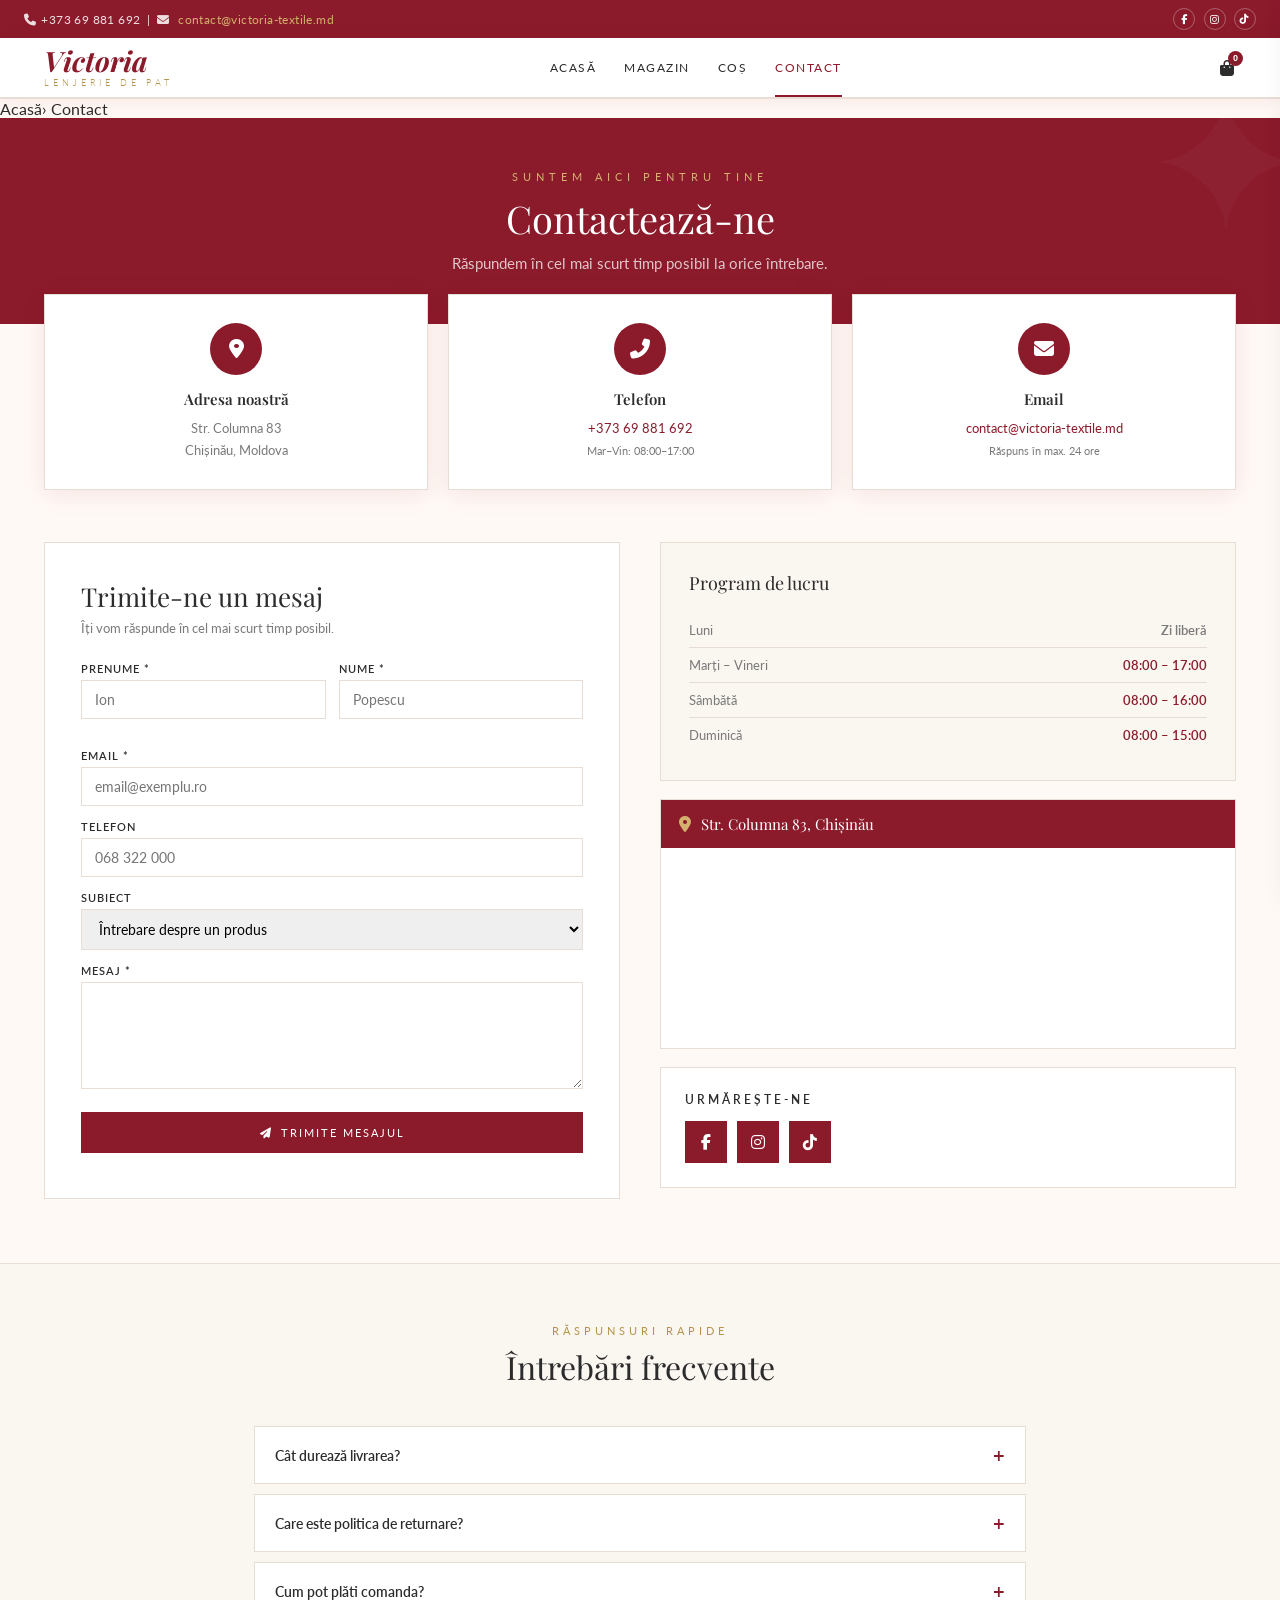
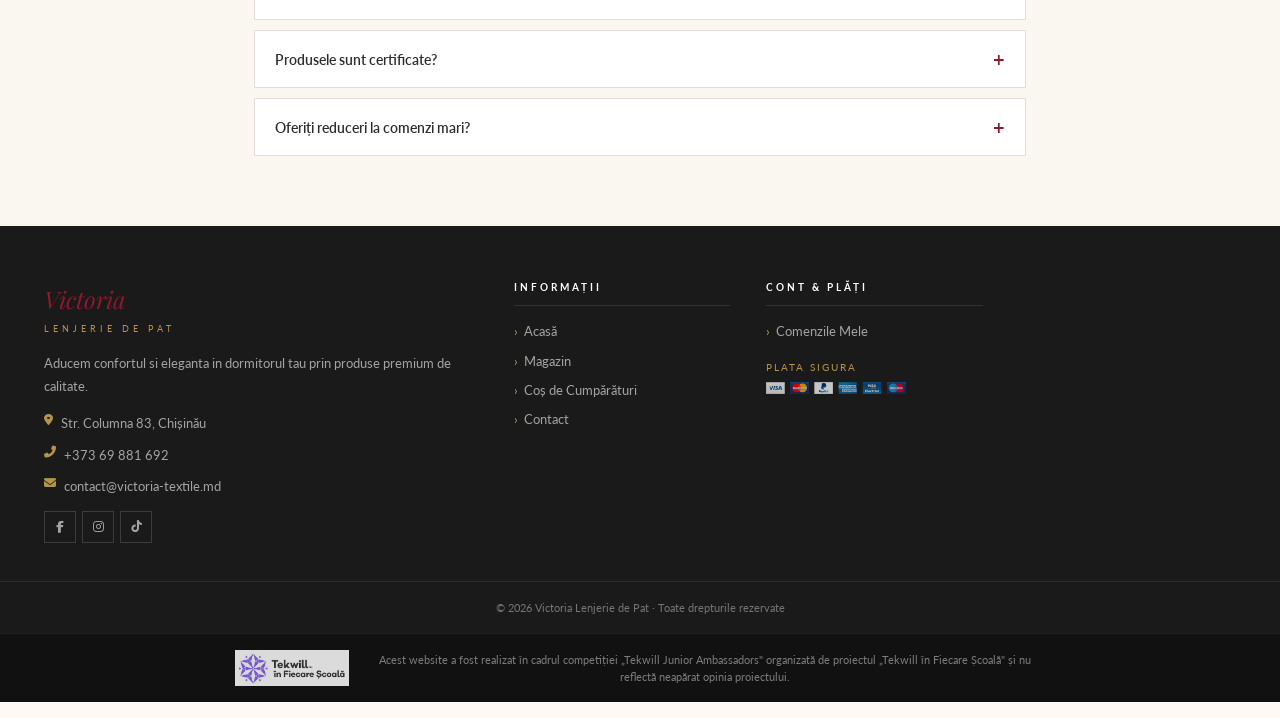
<file: contact.html>
<!DOCTYPE html>
<html lang="ro">
<head>
  <meta charset="utf-8">
  <title>Contact - Victoria Lenjerie de Pat</title>
  <meta name="viewport" content="width=device-width,initial-scale=1.0">
  <link rel="preconnect" href="https://fonts.googleapis.com">
  <link href="https://fonts.googleapis.com/css2?family=Playfair+Display:ital,wght@0,400;0,600;0,700;1,400&family=Lato:wght@300;400;700&display=swap" rel="stylesheet">
  <link href="https://cdnjs.cloudflare.com/ajax/libs/font-awesome/6.4.0/css/all.min.css" rel="stylesheet">
  <link rel="stylesheet" href="css/style.css">
  <link rel="icon" href="img/logo.png" />

</head>
<body>

<div class="topbar">
  <div>
    <i class="fas fa-phone" style="margin-right:5px"></i>+373 69 881 692 &nbsp;|&nbsp;
    <i class="fas fa-envelope" style="margin-right:5px"></i>
    <a href="mailto:contact@victoria-textile.md">contact@victoria-textile.md</a>
  </div>
  <div style="display:flex;align-items:center;gap:8px">
    <div class="tsoc">
      <a href="https://www.facebook.com/profile.php?id=61578864391873">
        <i class="fab fa-facebook-f"></i>
      </a>
      <a href="https://www.instagram.com/victoria_textile7/">
        <i class="fab fa-instagram"></i>
      </a>
      <a href="https://www.tiktok.com/@victoria.textile2">
        <i class="fab fa-tiktok"></i>
      </a>
    </div>
  </div>
</div>

<nav class="nav">
  <div class="nav-in">
    <a href="index.html" class="logo"><span class="v">Victoria</span><span class="s">Lenjerie de Pat</span></a>
    <ul class="navl">
      <li><a href="index.html">Acasă</a></li>
      <li><a href="shop.html">Magazin</a></li>
      <li><a href="cart.html">Coș</a></li>
      
      <li><a href="contact.html" class="act">Contact</a></li>
    </ul>
    <div class="nav-act">
      <button class="icn" onclick="toggleCart()">
        <i class="fas fa-shopping-bag"></i>
        <span class="cbadge" id="cbadge">0</span>
      </button>
      <button class="hamburger" id="hamburger" onclick="toggleMobileNav()" aria-label="Meniu">
        <span></span><span></span><span></span>
      </button>
    </div>
  </div>
  <div class="mob-overlay" id="mobOverlay" onclick="closeMobileNav()"></div>
  <nav class="mobile-nav" id="mobileNav">
    <a href="index.html" class="mob-logo">Victoria</a>
    <a href="index.html">Acasă</a>
    <a href="shop.html">Magazin</a>
    <a href="cart.html">Coș</a>
    <a href="contact.html" class="act">Contact</a>
    <a href="checkout.html">Checkout</a>
  </nav>
</nav>

<div class="bcrumb">
  <div class="bcrumb-in">
    <a href="index.html">Acasă</a><span class="sep">›</span>
    <span class="cur">Contact</span>
  </div>
</div>

<div style="background:var(--cr);padding:52px 24px;text-align:center;position:relative;overflow:hidden">
  <div style="position:absolute;font-size:200px;color:rgba(255,255,255,.03);right:-30px;top:-60px;line-height:1">✦</div>
  <span style="font-size:11px;letter-spacing:5px;text-transform:uppercase;color:var(--gol);display:block;margin-bottom:10px">Suntem aici pentru tine</span>
  <h1 style="font-family:'Playfair Display',serif;font-size:38px;font-weight:400;color:white;margin-bottom:10px">Contactează-ne</h1>
  <p style="color:rgba(255,255,255,.75);font-size:15px;max-width:500px;margin:0 auto">Răspundem în cel mai scurt timp posibil la orice întrebare.</p>
</div>

<div style="max-width:1240px;margin:0 auto;padding:0 24px">
  <div style="display:grid;grid-template-columns:repeat(3,1fr);gap:20px;margin-top:-30px;margin-bottom:52px;position:relative;z-index:10">

    <div style="background:white;border:1px solid var(--bd);padding:28px 22px;text-align:center;box-shadow:0 4px 24px rgba(139,26,43,.09)">
      <div style="width:52px;height:52px;background:var(--cr);border-radius:50%;display:flex;align-items:center;justify-content:center;margin:0 auto 14px">
        <i class="fas fa-map-marker-alt" style="color:white;font-size:20px"></i>
      </div>
      
      <h6 style="font-family:'Playfair Display',serif;font-size:15px;font-weight:600;margin-bottom:8px">Adresa noastră</h6>
      <p style="color:var(--mu);font-size:13px;line-height:1.7;margin:0">Str. Columna 83<br>Chișinău, Moldova</p>
    </div>

    <div style="background:white;border:1px solid var(--bd);padding:28px 22px;text-align:center;box-shadow:0 4px 24px rgba(139,26,43,.09)">
      <div style="width:52px;height:52px;background:var(--cr);border-radius:50%;display:flex;align-items:center;justify-content:center;margin:0 auto 14px">
        <i class="fas fa-phone-alt" style="color:white;font-size:20px"></i>
      </div>
      <h6 style="font-family:'Playfair Display',serif;font-size:15px;font-weight:600;margin-bottom:8px">Telefon</h6>
      <p style="color:var(--mu);font-size:13px;line-height:1.7;margin:0">
        <a href="tel:068322000" style="color:var(--cr)">+373 69 881 692</a><br>
        <span style="font-size:11px">Mar–Vin: 08:00–17:00</span>
      </p>
    </div>

    <div style="background:white;border:1px solid var(--bd);padding:28px 22px;text-align:center;box-shadow:0 4px 24px rgba(139,26,43,.09)">
      <div style="width:52px;height:52px;background:var(--cr);border-radius:50%;display:flex;align-items:center;justify-content:center;margin:0 auto 14px">
        <i class="fas fa-envelope" style="color:white;font-size:20px"></i>
      </div>
      <h6 style="font-family:'Playfair Display',serif;font-size:15px;font-weight:600;margin-bottom:8px">Email</h6>
      <p style="color:var(--mu);font-size:13px;line-height:1.7;margin:0">
        <a href="mailto:contact@victoria-textile.md" style="color:var(--cr)">contact@victoria-textile.md</a><br>
        <span style="font-size:11px">Răspuns în max. 24 ore</span>
      </p>
    </div>

  </div>
</div>

<div style="max-width:1240px;margin:0 auto;padding:0 24px 64px;display:grid;grid-template-columns:1fr 1fr;gap:40px">

  <div style="background:white;border:1px solid var(--bd);padding:36px">
    <h3 style="font-family:'Playfair Display',serif;font-size:26px;font-weight:400;margin-bottom:6px">Trimite-ne un mesaj</h3>
    <p style="color:var(--mu);font-size:13px;margin-bottom:26px">Îți vom răspunde în cel mai scurt timp posibil.</p>
    <div class="fr2" style="margin-bottom:14px">
      <div class="fg"><label>Prenume *</label>
        <input type="text" id="c-fn" placeholder="Ion">
      </div>
      <div class="fg"><label>Nume *</label>
        <input type="text" id="c-ln" placeholder="Popescu">
      </div>
    </div>
    <div class="fg" style="margin-bottom:14px">
      <label>Email *</label>
      <input type="email" id="c-em" placeholder="email@exemplu.ro">
    </div>
    <div class="fg" style="margin-bottom:14px">
      <label>Telefon</label>
      <input type="tel" id="c-ph" placeholder="068 322 000">
    </div>
    <div class="fg" style="margin-bottom:14px">
      <label>Subiect</label>
      <select id="c-sub">
        <option>Întrebare despre un produs</option>
        <option>Comandă existentă</option>
        <option>Returnare produs</option>
        <option>Colaborare</option>
        <option>Altele</option>
      </select>
    </div>
    <div class="fg" style="margin-bottom:20px">
      <label>Mesaj *</label>
      <textarea id="c-msg" rows="5" placeholder="Scrie-ne mesajul tău...">
      </textarea>
    </div>
    <button id="send-btn" onclick="sendMsg(this)" class="bck" style="width:100%">
      <i class="fas fa-paper-plane" style="margin-right:8px">
      </i>Trimite Mesajul
    </button>
    <div id="form-ok" style="display:none;background:#f0fdf4;border:1px solid #86efac;padding:14px;margin-top:14px;text-align:center;color:#166534;font-size:13px">
      <i class="fas fa-check-circle" style="margin-right:6px">
      </i>Mesajul a fost trimis cu succes! Vă mulțumim.
    </div>
  </div>

  <div>
    <div style="background:var(--bg);border:1px solid var(--bd);padding:28px;margin-bottom:18px">
      <h5 style="font-family:'Playfair Display',serif;font-size:18px;font-weight:400;margin-bottom:18px">Program de lucru</h5>
      <div style="display:flex;justify-content:space-between;padding:9px 0;border-bottom:1px solid var(--bd);font-size:13px">
        <span style="color:var(--mu)">Luni</span><span style="font-weight:600;color:var(--mu)">Zi liberă</span>
      </div>

      <div style="display:flex;justify-content:space-between;padding:9px 0;border-bottom:1px solid var(--bd);font-size:13px">
        <span style="color:var(--mu)">Marți – Vineri</span><span style="font-weight:600;color:var(--cr)">08:00 – 17:00</span>
      </div>

      <div style="display:flex;justify-content:space-between;padding:9px 0;border-bottom:1px solid var(--bd);font-size:13px">
        <span style="color:var(--mu)">Sâmbătă</span><span style="font-weight:600;color:var(--cr)">08:00 – 16:00</span>
      </div>

      <div style="display:flex;justify-content:space-between;padding:9px 0;font-size:13px">
        <span style="color:var(--mu)">Duminică</span>
        <span style="font-weight:600;color:var(--cr)">08:00 – 15:00</span>
      </div>
    </div>

    <div style="background:white;border:1px solid var(--bd);padding:0;margin-bottom:18px;overflow:hidden">
      <div style="padding:14px 18px;background:var(--cr);display:flex;align-items:center;gap:10px">
        <i class="fas fa-map-marker-alt" style="color:var(--gol);font-size:16px"></i>
        <span style="font-family:'Playfair Display',serif;font-size:15px;color:white;font-weight:400">Str. Columna 83, Chișinău</span>
      </div>

      <iframe
        src="https://www.google.com/maps/embed?pb=!1m18!1m12!1m3!1d2720.1!2d28.8467!3d47.0195!2m3!1f0!2f0!3f0!3m2!1i1024!2i768!4f13.1!3m3!1m2!1s0x40c97c3628b769a1%3A0x5a7b4c2e1f0d3a8b!2sStrada%20Columna%2083%2C%20Chi%C8%99in%C4%83u!5e0!3m2!1sro!2smd!4v1700000000000"
        width="100%"
        height="200"
        style="border:0;display:block"
        allowfullscreen=""
        loading="lazy"
        referrerpolicy="no-referrer-when-downgrade"
        title="Strada Columna 83, Chișinău">
      </iframe>
    </div>

    <div style="background:white;border:1px solid var(--bd);padding:24px">
      <h6 style="font-size:12px;letter-spacing:3px;text-transform:uppercase;margin-bottom:14px;color:var(--ch);font-weight:600">Urmărește-ne</h6>
      <div style="display:flex;gap:10px">
        <a href="https://www.facebook.com/profile.php?id=61578864391873" style="width:42px;height:42px;background:var(--cr);display:flex;align-items:center;justify-content:center;color:white;font-size:16px;transition:opacity .2s" onmouseover="this.style.opacity='.75'" onmouseout="this.style.opacity='1'"><i class="fab fa-facebook-f"></i></a>
        <a href="https://www.instagram.com/victoria_textile7/" style="width:42px;height:42px;background:var(--cr);display:flex;align-items:center;justify-content:center;color:white;font-size:16px;transition:opacity .2s" onmouseover="this.style.opacity='.75'" onmouseout="this.style.opacity='1'"><i class="fab fa-instagram"></i></a>
        <a href="https://www.tiktok.com/@victoria.textile2" style="width:42px;height:42px;background:var(--cr);display:flex;align-items:center;justify-content:center;color:white;font-size:16px;transition:opacity .2s" onmouseover="this.style.opacity='.75'" onmouseout="this.style.opacity='1'"><i class="fab fa-tiktok"></i></a>
      </div>
    </div>
  </div>

</div>

<div style="background:var(--bg);padding:60px 0;border-top:1px solid var(--bd)">
  <div style="max-width:820px;margin:0 auto;padding:0 24px">
    <div style="text-align:center;margin-bottom:38px">
      <span style="font-size:11px;letter-spacing:4px;text-transform:uppercase;color:var(--go);display:block;margin-bottom:8px">Răspunsuri rapide</span>
      <h2 style="font-family:'Playfair Display',serif;font-size:32px;font-weight:400">Întrebări frecvente</h2>
    </div>
    <details style="background:white;border:1px solid var(--bd);margin-bottom:10px;overflow:hidden">
      <summary style="padding:16px 20px;cursor:pointer;font-weight:600;font-size:14px;list-style:none;display:flex;align-items:center;justify-content:space-between">Cât durează livrarea? 
        <span style="color:var(--cr);font-size:20px">+</span></summary>
      <p style="padding:0 20px 16px;color:var(--mu);font-size:14px;line-height:1.7;margin:0">Livrăm în 24–48 ore lucrătoare în toată România prin curierat rapid Fan Courier sau DPD.</p>
    </details>
    <details style="background:white;border:1px solid var(--bd);margin-bottom:10px;overflow:hidden">
      <summary style="padding:16px 20px;cursor:pointer;font-weight:600;font-size:14px;list-style:none;display:flex;align-items:center;justify-content:space-between">Care este politica de returnare? 
        <span style="color:var(--cr);font-size:20px">+</span></summary>
      <p style="padding:0 20px 16px;color:var(--mu);font-size:14px;line-height:1.7;margin:0">Acceptăm returnări în 30 de zile de la livrare, fără costuri suplimentare pentru cumpărător.</p>
    </details>
    <details style="background:white;border:1px solid var(--bd);margin-bottom:10px;overflow:hidden">
      <summary style="padding:16px 20px;cursor:pointer;font-weight:600;font-size:14px;list-style:none;display:flex;align-items:center;justify-content:space-between">Cum pot plăti comanda? 
        <span style="color:var(--cr);font-size:20px">+</span></summary>
      <p style="padding:0 20px 16px;color:var(--mu);font-size:14px;line-height:1.7;margin:0">Acceptăm plata ramburs (cash la curier), card online sau transfer bancar.</p>
    </details>
    <details style="background:white;border:1px solid var(--bd);margin-bottom:10px;overflow:hidden">
      <summary style="padding:16px 20px;cursor:pointer;font-weight:600;font-size:14px;list-style:none;display:flex;align-items:center;justify-content:space-between">Produsele sunt certificate? 
        <span style="color:var(--cr);font-size:20px">+</span></summary>
      <p style="padding:0 20px 16px;color:var(--mu);font-size:14px;line-height:1.7;margin:0">Da, toate produsele sunt certificate OEKO-TEX și testate pentru siguranța în utilizare.</p>
    </details>
    <details style="background:white;border:1px solid var(--bd);margin-bottom:10px;overflow:hidden">
      <summary style="padding:16px 20px;cursor:pointer;font-weight:600;font-size:14px;list-style:none;display:flex;align-items:center;justify-content:space-between">Oferiți reduceri la comenzi mari? 
        <span style="color:var(--cr);font-size:20px">+</span></summary>
      <p style="padding:0 20px 16px;color:var(--mu);font-size:14px;line-height:1.7;margin:0">Da! La comenzi de peste 500 lei oferim 10% reducere. Contactați-ne pentru detalii.</p>
    </details>
  </div>
</div>

<footer>
  <div class="fgrid">
    <div>
      <span class="fvic">Victoria</span>
      <span class="fsub">Lenjerie de Pat</span>
      <p style="font-size:13px;line-height:1.8;margin-bottom:14px;color:rgba(255,255,255,.6)">Aducem confortul si eleganta in dormitorul tau prin produse premium de calitate.</p>
      <ul class="fcl" style="padding:0">
        <li><i class="fas fa-map-marker-alt"></i>
          <a href="#">Str. Columna 83, Chișinău</a></li>
        <li><i class="fas fa-phone-alt"></i>
          <a href="tel:+373 69 881 692">+373 69 881 692</a></li>
        <li><i class="fas fa-envelope"></i>
          <a href="mailto:contact@victoria-textile.md">contact@victoria-textile.md</a></li>
      </ul>
      <div class="fsocl">
        <a href="https://www.facebook.com/profile.php?id=61578864391873">
          <i class="fab fa-facebook-f"></i></a>
        <a href="https://www.instagram.com/victoria_textile7/">
          <i class="fab fa-instagram"></i></a>
        <a href="https://www.tiktok.com/@victoria.textile2">
          <i class="fab fa-tiktok"></i></a>
      </div>
    </div>
    <div>
      <h6>Informații</h6>
      <ul>
        <li><a href="index.html">Acasă</a></li>
        <li><a href="shop.html">Magazin</a></li>
        <li><a href="cart.html">Coș de Cumpărături</a></li>
        <li><a href="contact.html">Contact</a></li>
      </ul>
    </div>
    <div>
      <h6>Cont &amp; Plăți</h6>
      <ul><li><a href="#">Comenzile Mele</a></li></ul>
      <div style="margin-top:14px">
        <div style="font-size:10px;letter-spacing:2px;color:var(--go);text-transform:uppercase;margin-bottom:6px">Plata Sigura</div>
        <img src="img/payments.png" alt="Plata" style="max-width:140px;opacity:.75">
      </div>
    </div>
  </div>
  <div class="fbot">© 2026 Victoria Lenjerie de Pat · Toate drepturile rezervate</div>
  <div style="background:#111;padding:16px 24px;display:flex;align-items:center;justify-content:center;gap:16px;flex-wrap:wrap;border-top:1px solid rgba(255,255,255,.06)">
    <img src="img/tekwill-logo.png" alt="Tekwill în Fiecare Școală" style="height:36px;width:auto;opacity:.85">
    <p style="color:rgba(255,255,255,.45);font-size:11px;line-height:1.6;max-width:680px;margin:0;text-align:center">
      Acest website a fost realizat în cadrul competiției „Tekwill Junior Ambassadors" organizată de proiectul „Tekwill în Fiecare Școală" și nu reflectă neapărat opinia proiectului.
    </p>
  </div>
</footer>

<a href="#" class="btop" id="btop"><i class="fas fa-chevron-up"></i></a>
<div class="notif" id="notif">
</div>
<div class="covrl" id="covrl" onclick="toggleCart()"></div>
<div class="csid" id="csid">
  <div class="chdr">
    <h5>Coșul Tău</h5>
    <button class="ccls" onclick="toggleCart()">
      <i class="fas fa-times"></i>
    </button>
  </div>
  <div class="cbdy">
    <div class="cmt" id="cmt">
      <i class="fas fa-shopping-bag">
      </i><p>Coșul tău este gol.</p>
    </div>
    <div id="citems">
    </div>
  </div>
  <div class="cftr" id="cftr" style="display:none">
    <div class="ctot">
      <span>Total:</span>
      <span class="am" id="ctotal">0 lei</span>
    </div>
    <p style="font-size:11px;color:var(--mu);margin-bottom:10px">
      <i class="fas fa-truck" style="margin-right:4px">
      </i> Livrare gratuită peste 800 lei</p>
    <button class="bck" onclick="openOrderCart()">Plasează Comanda</button>
    <button class="bcs" onclick="toggleCart()">Continuă Cumpărăturile</button>
  </div>
</div>

<div class="movrl" id="movrl" onclick="if(event.target===this)closeOrder()">
  <div class="mbox">
    <div class="mhdr">
      <h5>Plasează Comanda</h5>
      <button class="mcls" onclick="closeOrder()">
      <i class="fas fa-times">
      </i>
    </button>
  </div>

    <div class="mbdy">
      <div id="mform">
        <div class="osmry"><h6>Sumar Comandă</h6>
          <div id="osmitems">
          </div>
          <div class="ost">
            <span>Total</span>
            <span id="osmtotal">0 lei</span>
          </div>
        </div>

        <div class="fr2">
          <div class="fg">
            <label>Prenume *</label>
            <input type="text" id="fn" placeholder="Ion">
          </div>
          <div class="fg">
            <label>Nume *</label>
            <input type="text" id="ln" placeholder="Popescu">
          </div>
        </div>
        <div class="fg">
          <label>Email *</label>
          <input type="email" id="em" placeholder="email@exemplu.ro">
        </div>
        <div class="fg">
          <label>Telefon *</label>
          <input type="tel" id="ph" placeholder="+373 69 881 692">
        </div>
        <div class="fg">
          <label>Adresa *</label>
          <input type="text" id="ad" placeholder="Str. Exemplu nr. 10">
        </div>
        <div class="fr2">
          <div class="fg">
            <label>Oraș *</label>
            <input type="text" id="ct" placeholder="Chișinău">
          </div>

                    <div class="fg">
            <label>Raion *</label>
            <select id="jd">
              <option value="">-- Selectează --</option>
              <optgroup label="Chișinău și suburbii">
                <option>Chișinău (mun.)</option>
                <option>Cricova</option>
                <option>Codru</option>
                <option>Durlești</option>
                <option>Stăuceni</option>
                <option>Trușeni</option>
                <option>Bubuieci</option>
                <option>Băcioi</option>
                <option>Ghidighici</option>
                <option>Grătiești</option>
                <option>Sângera</option>
                <option>Vadul lui Vodă</option>
              </optgroup>

              <optgroup label="Raioane Moldova">
                <option>Anenii Noi</option>
                <option>Basarabeasca</option>
                <option>Briceni</option>
                <option>Cahul</option>
                <option>Călărași</option>
                <option>Cantemir</option>
                <option>Căușeni</option>
                <option>Cimișlia</option>
                <option>Criuleni</option>
                <option>Dondușeni</option>
                <option>Drochia</option>
                <option>Dubăsari</option>
                <option>Edineț</option>
                <option>Fălești</option>
                <option>Florești</option>
                <option>Glodeni</option>
                <option>Hîncești</option>
                <option>Ialoveni</option>
                <option>Leova</option>
                <option>Nisporeni</option>
                <option>Ocnița</option>
                <option>Orhei</option>
                <option>Rezina</option>
                <option>Rîșcani</option>
                <option>Sîngerei</option>
                <option>Șoldănești</option>
                <option>Soroca</option>
                <option>Strășeni</option>
                <option>Ștefan Vodă</option>
                <option>Taraclia</option>
                <option>Telenești</option>
                <option>Ungheni</option>
              </optgroup>

              <optgroup label="Alte orașe">
                <option>Bălți (mun.)</option>
                <option>Comrat (mun.)</option>
                <option>Tiraspol</option>
                <option>Altul</option>
              </optgroup>
            </select>
          </div>

        </div>
        <div class="fg">
          <label>Mesaj (opțional)</label>
          <textarea id="msg" rows="2" placeholder="Mențiuni speciale...">
          </textarea>
        </div>
        <div class="fg">
          <label>Metodă plată</label>
          <select id="pay">
            <option value="ramburs">Ramburs (la livrare)</option>
            <option value="card">Card online</option>
            <option value="transfer">Transfer bancar</option>
          </select>
        </div>
        <button class="bord" onclick="placeOrder()">
          <i class="fas fa-check-circle" style="margin-right:6px">
          </i>Confirmă Comanda</button>
      </div>
      <div class="succbox" id="sbox">
        <i class="fas fa-check-circle"></i>
        <h4>Comanda a fost plasată!</h4>
        <p>Mulțumim! Vei primi un email de confirmare în câteva minute.</p>
        <br><button class="btn-v" onclick="closeOrder()">Înapoi la Magazin</button>
      </div>
    </div>
  </div>
</div>

<script src="js/script.js"></script>
</body>
</html>
</file>
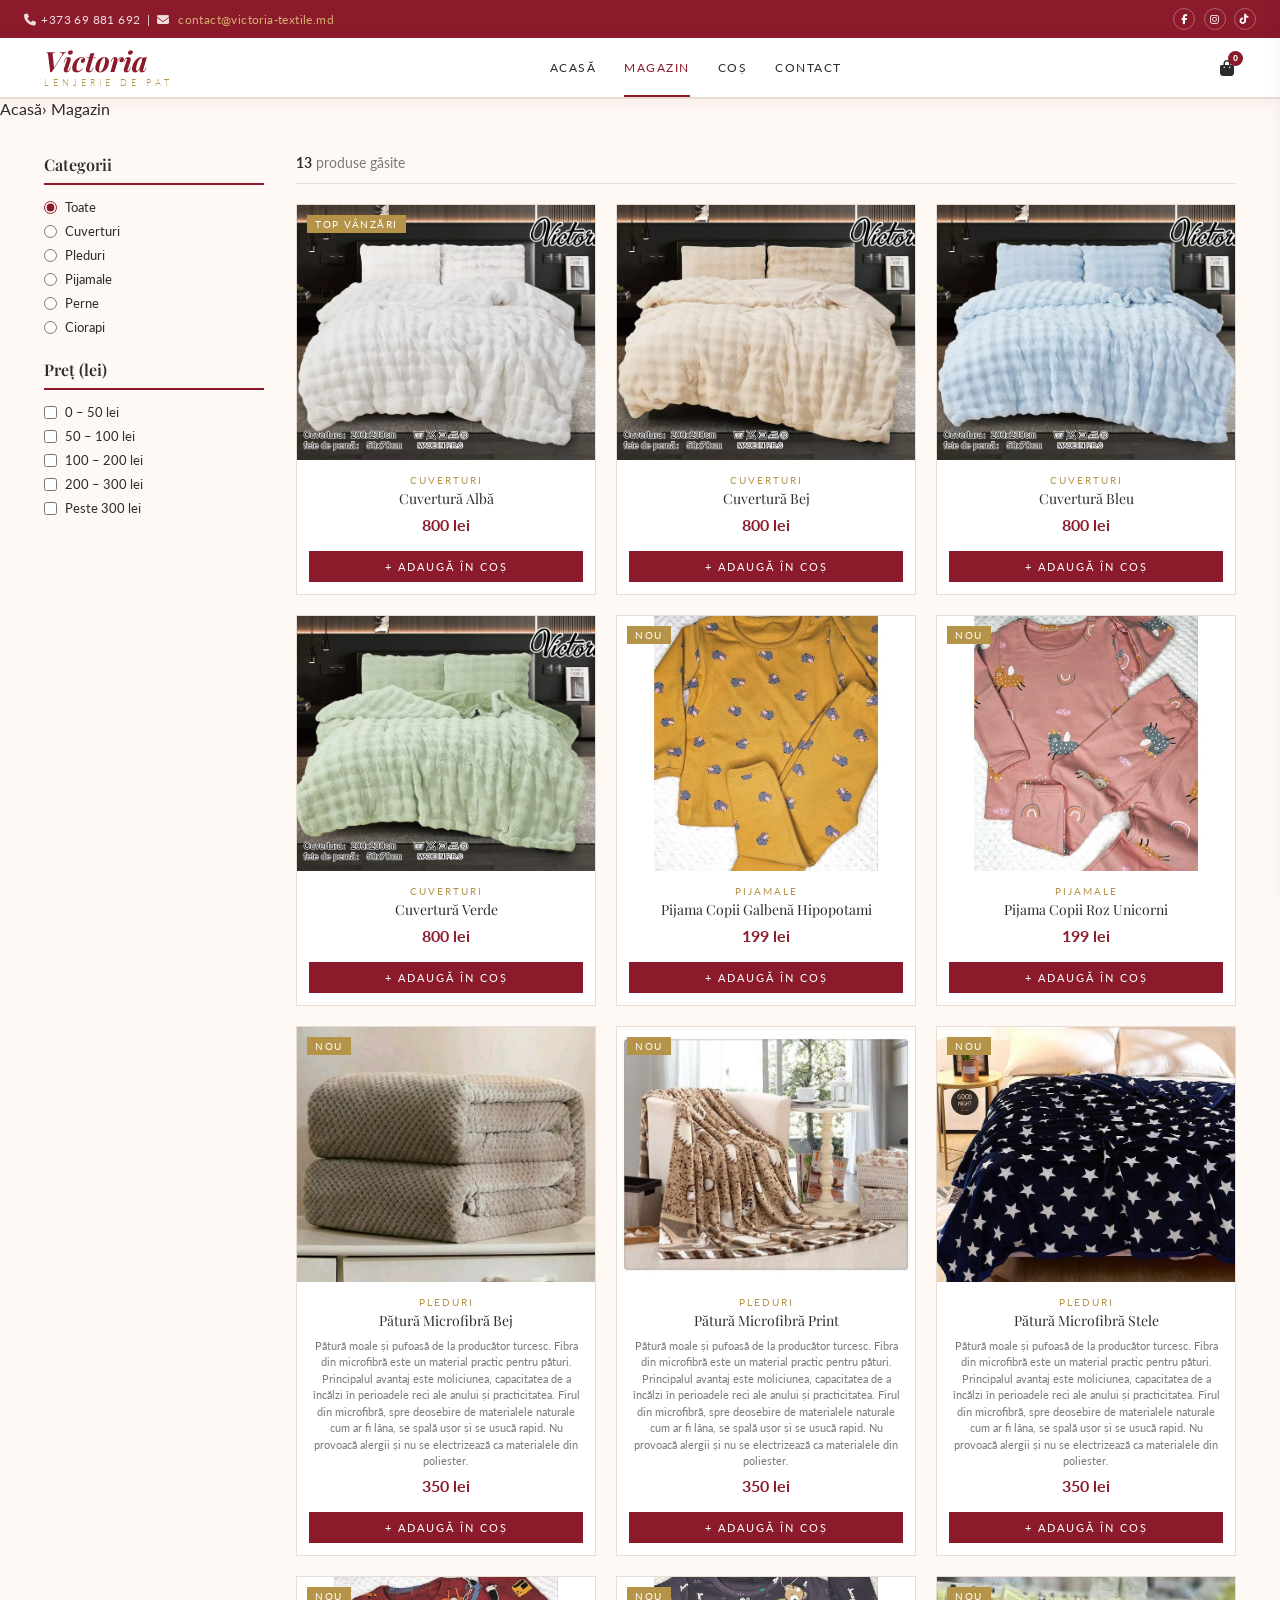
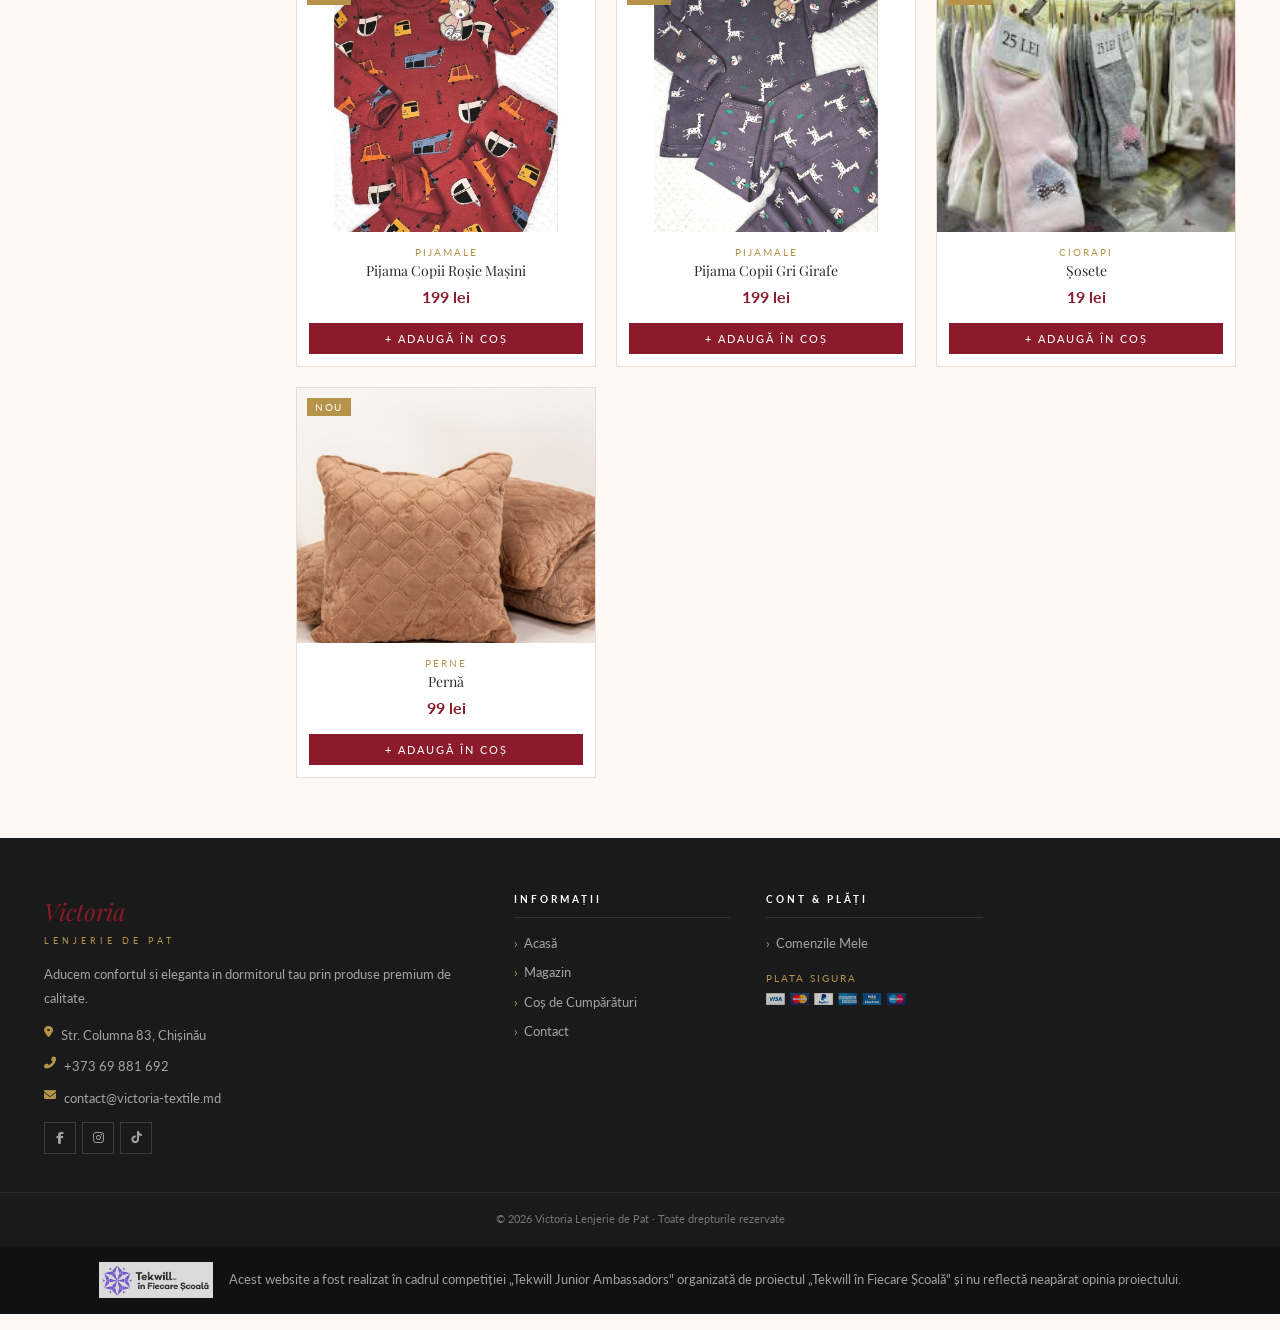
<file: shop.html>
<!DOCTYPE html>
<html lang="ro">
<head>
  <meta charset="utf-8">
  <title>Magazin - Victoria Lenjerie de Pat</title>
  <meta name="viewport" content="width=device-width,initial-scale=1.0">
  <link rel="preconnect" href="https://fonts.googleapis.com">
  <link href="https://fonts.googleapis.com/css2?family=Playfair+Display:ital,wght@0,400;0,600;0,700;1,400&family=Lato:wght@300;400;700&display=swap" rel="stylesheet">
  <link href="https://cdnjs.cloudflare.com/ajax/libs/font-awesome/6.4.0/css/all.min.css" rel="stylesheet">
  <link rel="stylesheet" href="css/style.css">
  <link rel="icon" href="img/logo.png" />
</head>
<body>

<!-- TOPBAR -->
<div class="topbar">
  <div>
    <i class="fas fa-phone" style="margin-right:5px"></i>+373 69 881 692 &nbsp;|&nbsp;
    <i class="fas fa-envelope" style="margin-right:5px"></i>
    <a href="mailto:contact@victoria-textile.md">contact@victoria-textile.md</a>
  </div>
  <div style="display:flex;align-items:center;gap:8px">
    <div class="tsoc">
      <a href="https://www.facebook.com/profile.php?id=61578864391873">
        <i class="fab fa-facebook-f"></i>
      </a>
      <a href="https://www.instagram.com/victoria_textile7/">
        <i class="fab fa-instagram"></i>
      </a>
      <a href="https://www.tiktok.com/@victoria.textile2">
        <i class="fab fa-tiktok"></i>
      </a>
    </div>
  </div>
</div>

<!-- NAV -->
<nav class="nav">
  <div class="nav-in">
    <a href="index.html" class="logo">
      <span class="v">Victoria</span>
      <span class="s">Lenjerie de Pat</span>
    </a>
    <ul class="navl">
      <li><a href="index.html">Acasă</a></li>
      <li><a href="shop.html" class="act">Magazin</a></li>
      <li><a href="cart.html">Coș</a></li>
      <li><a href="contact.html">Contact</a></li>
    </ul>
    <div class="nav-act">
      <button class="icn" onclick="toggleCart()">
        <i class="fas fa-shopping-bag"></i>
        <span class="cbadge" id="cbadge">0</span>
      </button>
      <button class="hamburger" id="hamburger" onclick="toggleMobileNav()" aria-label="Meniu">
        <span></span>
        <span></span>
        <span></span>
      </button>
    </div>
  </div>

  <div class="mob-overlay" id="mobOverlay" onclick="closeMobileNav()"></div>
  <nav class="mobile-nav" id="mobileNav">
    <a href="index.html" class="mob-logo">Victoria</a>
    <a href="index.html">Acasă</a>
    <a href="shop.html" class="act">Magazin</a>
    <a href="cart.html">Coș</a>
    <a href="contact.html">Contact</a>
    <a href="checkout.html">Checkout</a>
  </nav>
</nav>

<div class="bcrumb">
  <div class="bcrumb-in">
    <a href="index.html">Acasă</a><span class="sep">›</span>
    <span class="cur">Magazin</span>
  </div>
</div>

<div class="shop-wrap">
  <aside class="shop-aside">
    <div style="margin-bottom:24px">
      <h5>Categorii</h5>
      <div id="cat-filter">
        <label class="filter-lbl">
          <input type="radio" name="cat" value="Toate" checked> Toate</label>
        <label class="filter-lbl">
          <input type="radio" name="cat" value="Cuverturi"> Cuverturi</label>
        <label class="filter-lbl">
          <input type="radio" name="cat" value="Pleduri"> Pleduri</label>
        <label class="filter-lbl">
          <input type="radio" name="cat" value="Pijamale"> Pijamale</label>
        <label class="filter-lbl">
          <input type="radio" name="cat" value="Perne"> Perne</label>
        <label class="filter-lbl">
          <input type="radio" name="cat" value="Ciorapi"> Ciorapi</label>
      </div>
    </div>

    <div>
      <h5>Preț (lei)</h5>
      <div id="price-filter">
        <label class="filter-lbl">
          <input type="checkbox" value="0-50"> 0 – 50 lei</label>
        <label class="filter-lbl">
          <input type="checkbox" value="50-100"> 50 – 100 lei</label>
        <label class="filter-lbl">
          <input type="checkbox" value="100-200"> 100 – 200 lei</label>
        <label class="filter-lbl">
          <input type="checkbox" value="200-300"> 200 – 300 lei</label>
        <label class="filter-lbl">
          <input type="checkbox" value="300+"> Peste 300 lei</label>
      </div>
    </div>
  </aside>

  <div>
    <div class="produse-gasite">
      <strong id="prod-count-num" style="color:var(--ch)">12</strong> produse găsite
    </div>
    <div id="prod-grid" class="top-vinzari">
      <div class="pcard" data-cat="Cuverturi" data-price="800">
        <div class="pimg">
          <span class="pbadge" style="background:var(--go)">Top Vânzări</span>
          <img src="img/cuvertura-alba.jpg" alt="Cuvertură Albă" loading="lazy">
        </div>

        <div class="pinfo">
          <span class="pcat">Cuverturi</span>
          <span class="pname">Cuvertură Albă</span>
          <div class="pstars">
          </div><div class="pprice">
            <span class="cur">800 lei</span>
          </div>
        </div>
        <button class="padd" onclick="addToCart('Cuvertură Albă',800,'Cuverturi','cuvertura-alba.jpg',event)">+ Adaugă în Coș</button>
      </div>
      <div class="pcard" data-cat="Cuverturi" data-price="800">
        <div class="pimg">
          <img src="img/cuvertura-bej.jpg" alt="Cuvertură Bej" loading="lazy">
        </div>
        <div class="pinfo">
          <span class="pcat">Cuverturi</span>
          <span class="pname">Cuvertură Bej</span>
          <div class="pstars">
          </div><div class="pprice">
            <span class="cur">800 lei</span>
          </div>
        </div>
        <button class="padd" onclick="addToCart('Cuvertură Bej',800,'Cuverturi','cuvertura-bej.jpg',event)">+ Adaugă în Coș</button>
      </div>

      <div class="pcard" data-cat="Cuverturi" data-price="800">
        <div class="pimg">
          <img src="img/cuvertura-bleu.jpg" alt="Cuvertură Bleu" loading="lazy">
        </div>

        <div class="pinfo">
          <span class="pcat">Cuverturi</span>
          <span class="pname">Cuvertură Bleu</span>
          <div class="pstars">
          </div>
          <div class="pprice">
            <span class="cur">800 lei</span>
          </div>
        </div>
        <button class="padd" onclick="addToCart('Cuvertură Bleu',800,'Cuverturi','cuvertura-bleu.jpg',event)">+ Adaugă în Coș</button>
      </div>

      <div class="pcard" data-cat="Cuverturi" data-price="800">
        <div class="pimg">
          <img src="img/cuvertura-verde.jpg" alt="Cuvertură Verde" loading="lazy">
        </div>
        <div class="pinfo">
          <span class="pcat">Cuverturi</span>
          <span class="pname">Cuvertură Verde</span>
          <div class="pstars">
          </div><div class="pprice">
            <span class="cur">800 lei</span>
          </div>
        </div>
        <button class="padd" onclick="addToCart('Cuvertură Verde',800,'Cuverturi','cuvertura-verde.jpg',event)">+ Adaugă în Coș</button>
      </div>

      <div class="pcard" data-cat="Pijamale" data-price="199">
        <div class="pimg">
          <span class="pbadge" style="background:var(--go)">Nou</span>
          <img src="img/pijama-galben.jpg" alt="Pijama Copii Galbenă Hipopotami" loading="lazy">
        </div>
        <div class="pinfo">
          <span class="pcat">Pijamale</span>
          <span class="pname">Pijama Copii Galbenă Hipopotami</span>
          <div class="pstars">
          </div><div class="pprice">
            <span class="cur">199 lei</span>
          </div>
        </div>
        <button class="padd" onclick="addToCart('Pijama Copii Galbenă Hipopotami',199,'Pijamale','pijama-galben.jpg',event)">+ Adaugă în Coș</button>
      </div>

      <div class="pcard" data-cat="Pijamale" data-price="199">
        <div class="pimg">
          <span class="pbadge" style="background:var(--go)">Nou</span>
          <img src="img/pijama-roz.jpg" alt="Pijama Copii Roz Unicorni" loading="lazy">
        </div>
        <div class="pinfo">
          <span class="pcat">Pijamale</span>
          <span class="pname">Pijama Copii Roz Unicorni</span>
          <div class="pstars">
          </div><div class="pprice">
            <span class="cur">199 lei</span>
          </div>
        </div>
        <button class="padd" onclick="addToCart('Pijama Copii Roz Unicorni',199,'Pijamale','pijama-roz.jpg',event)">+ Adaugă în Coș</button>
      </div>

      <div class="pcard" data-cat="Pleduri" data-price="350">
        <div class="pimg">
          <span class="pbadge" style="background:var(--go)">Nou</span>
          <img src="img/pleda-bej.jpg" alt="Pătură Microfibră Bej" loading="lazy">
        </div>
        <div class="pinfo">
          <span class="pcat">Pleduri</span>
          <span class="pname">Pătură Microfibră Bej</span>
          <div class="pstars">
          </div>

          <p class="patura">Pătură moale și pufoasă de la producător turcesc. Fibra din microfibră este un material practic pentru pături. Principalul avantaj este moliciunea, capacitatea de a încălzi în perioadele reci ale anului și practicitatea. Firul din microfibră, spre deosebire de materialele naturale cum ar fi lâna, se spală ușor și se usucă rapid. Nu provoacă alergii și nu se electrizează ca materialele din poliester.</p>
          <div class="pprice">
            <span class="cur">350 lei</span>
          </div>
        </div>
        <button class="padd" onclick="addToCart('Pătură Microfibră Bej',350,'Pleduri','pleda-bej.jpg',event)">+ Adaugă în Coș</button>
      </div>

      <div class="pcard" data-cat="Pleduri" data-price="350">
        <div class="pimg">
          <span class="pbadge" style="background:var(--go)">Nou</span>
          <img src="img/pleda-print.jpg" alt="Pătură Microfibră Print" loading="lazy">
        </div>
        <div class="pinfo">
          <span class="pcat">Pleduri</span>
          <span class="pname">Pătură Microfibră Print</span>
          <div class="pstars">
          </div>
          <p class="patura">Pătură moale și pufoasă de la producător turcesc. Fibra din microfibră este un material practic pentru pături. Principalul avantaj este moliciunea, capacitatea de a încălzi în perioadele reci ale anului și practicitatea. Firul din microfibră, spre deosebire de materialele naturale cum ar fi lâna, se spală ușor și se usucă rapid. Nu provoacă alergii și nu se electrizează ca materialele din poliester.</p>
          <div class="pprice">
            <span class="cur">350 lei</span>
          </div>
        </div>
        <button class="padd" onclick="addToCart('Pătură Microfibră Print',350,'Pleduri','pleda-print.jpg',event)">+ Adaugă în Coș</button>
      </div>

      <div class="pcard" data-cat="Pleduri" data-price="350">
        <div class="pimg">
          <span class="pbadge" style="background:var(--go)">Nou</span>
          <img src="img/pleda-stele.jpg" alt="Pătură Microfibră Stele" loading="lazy">
        </div>
        <div class="pinfo">
          <span class="pcat">Pleduri</span>
          <span class="pname">Pătură Microfibră Stele</span>
          <div class="pstars">
          </div>
          <p class="patura">Pătură moale și pufoasă de la producător turcesc. Fibra din microfibră este un material practic pentru pături. Principalul avantaj este moliciunea, capacitatea de a încălzi în perioadele reci ale anului și practicitatea. Firul din microfibră, spre deosebire de materialele naturale cum ar fi lâna, se spală ușor și se usucă rapid. Nu provoacă alergii și nu se electrizează ca materialele din poliester.</p>
          <div class="pprice">
            <span class="cur">350 lei</span>
          </div>
        </div>
        <button class="padd" onclick="addToCart('Pătură Microfibră Stele',350,'Pleduri','pleda-stele.jpg',event)">+ Adaugă în Coș</button>
      </div>

      <div class="pcard" data-cat="Pijamale" data-price="199">
        <div class="pimg">
          <span class="pbadge" style="background:var(--go)">Nou</span>
          <img src="img/pijama-rosu.jpg" alt="Pijama Copii Roșie Mașini" loading="lazy">
        </div>
          <div class="pinfo">
          <span class="pcat">Pijamale</span>
          <span class="pname">Pijama Copii Roșie Mașini</span>
          <div class="pstars">
          </div><div class="pprice">
            <span class="cur">199 lei</span>
          </div>
        </div>
        <button class="padd" onclick="addToCart('Pijama Copii Roșie Mașini',199,'Pijamale','pijama-rosu.jpg',event)">+ Adaugă în Coș</button>
      </div>

      <div class="pcard" data-cat="Pijamale" data-price="199">
        <div class="pimg">
          <span class="pbadge" style="background:var(--go)">Nou</span>
          <img src="img/pijama-gri.jpg" alt="Pijama Copii Gri Girafe" loading="lazy">
        </div>
        <div class="pinfo">
          <span class="pcat">Pijamale</span>
          <span class="pname">Pijama Copii Gri Girafe</span>
          <div class="pstars">
          </div><div class="pprice">
            <span class="cur">199 lei</span>
          </div>
        </div>
        <button class="padd" onclick="addToCart('Pijama Copii Gri Girafe',199,'Pijamale','pijama-gri.jpg',event)">+ Adaugă în Coș</button>
      </div>

      <div class="pcard" data-cat="Ciorapi" data-price="19">
        <div class="pimg">
          <span class="pbadge" style="background:var(--go)">Nou</span>
          <img src="img/ciorapi.jpg" alt="Șosete" loading="lazy">
        </div>
        <div class="pinfo">
          <span class="pcat">Ciorapi</span><span class="pname">Șosete</span>
          <div class="pstars">
          </div>
          <div class="pprice">
            <span class="cur">19 lei</span>
          </div>
        </div>
        <button class="padd" onclick="addToCart('Șosete',19,'Ciorapi','ciorapi.jpg',event)">+ Adaugă în Coș</button>
      </div>

      <div class="pcard" data-cat="Perne" data-price="99">
        <div class="pimg">
          <span class="pbadge" style="background:var(--go)">Nou</span>
          <img src="img/perne_decorative.jpg" alt="Pernă" loading="lazy">
        </div>
        <div class="pinfo">
          <span class="pcat">Perne</span>
          <span class="pname">Pernă</span>
          <div class="pstars">
          </div><div class="pprice">
            <span class="cur">99 lei</span>
          </div>
        </div>
        <button class="padd" onclick="addToCart('Pernă',99,'Perne','perne_decorative.jpg',event)">+ Adaugă în Coș</button>
      </div>

    </div>
  </div>

</div>

<!-- FOOTER -->
<footer>
  <div class="fgrid">
    <div>
      <span class="fvic">Victoria</span>
      <span class="fsub">Lenjerie de Pat</span>
      <p class="informatii">Aducem confortul si eleganta in dormitorul tau prin produse premium de calitate.</p>
      <ul class="fcl" style="padding:0">
        <li><i class="fas fa-map-marker-alt"></i>
          <a href="#">Str. Columna 83, Chișinău</a></li>
        <li><i class="fas fa-phone-alt"></i>
          <a href="tel:+373 69 881 692">+373 69 881 692</a></li>
        <li><i class="fas fa-envelope"></i>
          <a href="mailto:contact@victoria-textile.md">contact@victoria-textile.md</a></li>
      </ul>
      <div class="fsocl">
        <a href="https://www.facebook.com/profile.php?id=61578864391873"><i class="fab fa-facebook-f"></i></a>
        <a href="https://www.instagram.com/victoria_textile7/"><i class="fab fa-instagram"></i></a>
        <a href="https://www.tiktok.com/@victoria.textile2"><i class="fab fa-tiktok"></i></a>
      </div>
    </div>
    <div>
      <h6>Informații</h6>
      <ul>
        <li><a href="index.html">Acasă</a></li>
        <li><a href="shop.html">Magazin</a></li>
        <li><a href="cart.html">Coș de Cumpărături</a></li>
        
        <li><a href="contact.html">Contact</a></li>
      </ul>
    </div>
    <div>
      <h6>Cont &amp; Plăți</h6>
      <ul><li><a href="#">Comenzile Mele</a></li></ul>
      <div style="margin-top:14px">
        <div class="cont-plati">Plata Sigura</div>
        <img src="img/payments.png" alt="Plata" style="max-width:140px;opacity:.75">
      </div>
    </div>
  </div>
  <div class="fbot">© 2026 Victoria Lenjerie de Pat · Toate drepturile rezervate</div>
  <div class="footer-tekwill">
    <img src="img/tekwill-logo.png" alt="Tekwill în Fiecare Școală" style="height:36px;width:auto;opacity:.85">
    <p class="text-tekwill">
      Acest website a fost realizat în cadrul competiției „Tekwill Junior Ambassadors" organizată de proiectul „Tekwill în Fiecare Școală" și nu reflectă neapărat opinia proiectului.
    </p>
  </div>
</footer>

<!-- BACK TO TOP -->
<a href="#" class="btop" id="btop">
  <i class="fas fa-chevron-up">
  </i>
</a>
<div class="notif" id="notif">
</div>

<!-- CART SIDEBAR -->
<div class="covrl" id="covrl" onclick="toggleCart()">
</div>
<div class="csid" id="csid">
  <div class="chdr">
    <h5>Coșul Tău</h5>
    <button class="ccls" onclick="toggleCart()">
      <i class="fas fa-times">
      </i>
    </button>
  </div>
  <div class="cbdy">
    <div class="cmt" id="cmt">
      <i class="fas fa-shopping-bag">
      </i>
      <p>Coșul tău este gol.</p>
    </div>
    <div id="citems">

    </div>
  </div>
  <div class="cftr" id="cftr" style="display:none">
    <div class="ctot">
      <span>Total:</span>
      <span class="am" id="ctotal">0 lei</span>
    </div>
    <p class="livrare">
    <i class="fas fa-truck" style="margin-right:4px">
    </i> Livrare gratuită peste 800 lei</p>
    <button class="bck" onclick="openOrderCart()">Plasează Comanda</button>
    <button class="bcs" onclick="toggleCart()">Continuă Cumpărăturile</button>
  </div>
</div>

<div class="movrl" id="movrl" onclick="if(event.target===this)closeOrder()">
  <div class="mbox">
    <div class="mhdr">
      <h5>Plasează Comanda</h5>
      <button class="mcls" onclick="closeOrder()">
        <i class="fas fa-times">
        </i>
      </button>
    </div>

    <div class="mbdy">
      <div id="mform">
        <div class="osmry">
          <h6>Sumar Comandă</h6>
          <div id="osmitems">
          </div>
          <div class="ost">
          <span>Total</span>
          <span id="osmtotal">0 lei</span>
        </div>
      </div>

        <div class="fr2">
          <div class="fg">
            <label>Prenume *</label>
            <input type="text" id="fn" placeholder="Ion">
          </div>
          <div class="fg">
            <label>Nume *</label>
            <input type="text" id="ln" placeholder="Popescu"></div>
        </div>

        <div class="fg">
          <label>Email *</label>
          <input type="email" id="em" placeholder="email@exemplu.ro">
        </div>

        <div class="fg">
          <label>Telefon *</label>
          <input type="tel" id="ph" placeholder="068 322 000">
        </div>

        <div class="fg">
          <label>Adresa *</label>
          <input type="text" id="ad" placeholder="Str. Exemplu nr. 10">
        </div>

        <div class="fr2">
          <div class="fg">
            <label>Oraș *</label>
            <input type="text" id="ct" placeholder="Chișinău">
          </div>

          <div class="fg">
            <label>Raion *</label>
            <select id="jd">
              <option value="">-- Selectează --</option>
              <optgroup label="Chișinău și suburbii">
                <option>Chișinău (mun.)</option>
                <option>Cricova</option>
                <option>Codru</option>
                <option>Durlești</option>
                <option>Stăuceni</option>
                <option>Trușeni</option>
                <option>Bubuieci</option>
                <option>Băcioi</option>
                <option>Ghidighici</option>
                <option>Grătiești</option>
                <option>Sângera</option>
                <option>Vadul lui Vodă</option>
              </optgroup>

              <optgroup label="Raioane Moldova">
                <option>Anenii Noi</option>
                <option>Basarabeasca</option>
                <option>Briceni</option>
                <option>Cahul</option>
                <option>Călărași</option>
                <option>Cantemir</option>
                <option>Căușeni</option>
                <option>Cimișlia</option>
                <option>Criuleni</option>
                <option>Dondușeni</option>
                <option>Drochia</option>
                <option>Dubăsari</option>
                <option>Edineț</option>
                <option>Fălești</option>
                <option>Florești</option>
                <option>Glodeni</option>
                <option>Hîncești</option>
                <option>Ialoveni</option>
                <option>Leova</option>
                <option>Nisporeni</option>
                <option>Ocnița</option>
                <option>Orhei</option>
                <option>Rezina</option>
                <option>Rîșcani</option>
                <option>Sîngerei</option>
                <option>Șoldănești</option>
                <option>Soroca</option>
                <option>Strășeni</option>
                <option>Ștefan Vodă</option>
                <option>Taraclia</option>
                <option>Telenești</option>
                <option>Ungheni</option>
              </optgroup>

              <optgroup label="Alte orașe">
                <option>Bălți (mun.)</option>
                <option>Comrat (mun.)</option>
                <option>Tiraspol</option>
                <option>Altul</option>
              </optgroup>
            </select>
          </div>

        </div>
        <div class="fg">
          <label>Mesaj (opțional)</label>
          <textarea id="msg" rows="2" placeholder="Mențiuni speciale...">
          </textarea>
        </div>

        <div class="fg">
          <label>Metodă plată</label>
          <select id="pay">
            <option value="ramburs">Ramburs (la livrare)</option>
            <option value="card">Card online</option>
            <option value="transfer">Transfer bancar</option>
          </select>

        </div>
        <button class="bord" onclick="placeOrder()">
          <i class="fas fa-check-circle" style="margin-right:6px">
          </i>Confirmă Comanda</button>
      </div>

      <div class="succbox" id="sbox">
        <i class="fas fa-check-circle"></i>
        <h4>Comanda a fost plasată!</h4>
        <p>Mulțumim! Vei primi un email de confirmare în câteva minute.</p>
        <br>
        <button class="btn-v" onclick="closeOrder()">Înapoi la Magazin</button>
      </div>
    </div>
  </div>
</div>

<script src="js/script.js"></script>
</body>
</html>
</file>
<file: css/style.css>
/* ===== variabile de culori ===== */
:root {
  --cr:  #8B1A2B;
  --crd: #6B1220;
  --crl: #a82035;
  --go:  #B5944A;
  --gol: #d4af6e;
  --bg:  #faf6f0;
  --wm:  #fff9f5;
  --ch:  #2c2c2c;
  --mu:  #7a7a7a;
  --bd:  #e8ddd4;
}
/* ===== resetare ===== */
*, *::before, *::after { 
  box-sizing: border-box;
  margin: 0; 
  padding: 0; 
}

body { 
  font-family: 'Lato', sans-serif; 
  background: var(--wm); 
  color: var(--ch); 
  overflow-x: hidden; 
}

a { 
  text-decoration: none; 
  color: inherit; 
}

img { 
  max-width: 100%; 
  display: block; 
}

input, select, textarea { 
  font-family: 'Lato', sans-serif; 
}

/* ===== Bara de sus ===== */
.topbar {
  background: var(--cr);
  color: rgba(255,255,255,.85);
  font-size: 12px;
  padding: 8px 24px;
  display: flex;
  align-items: center;
  justify-content: space-between;
  flex-wrap: wrap;
  gap: 8px;
  letter-spacing: .4px;
}

.topbar a { 
  color: var(--gol); 
}

.soc a, .tsoc a {
  display: inline-flex;
  align-items: center;
  justify-content: center;
  width: 22px; height: 22px;
  border: 1px solid rgba(255,255,255,.3);
  border-radius: 50%;
  color: white;
  font-size: 10px;
  margin-left: 5px;
  transition: all .3s;
}

.soc a:hover, .tsoc a:hover { 
  background: var(--go); 
  border-color: var(--go); 
}

/* ===== Bara de navigare ===== */
.nav {
  background: white;
  border-bottom: 2px solid var(--bd);
  position: sticky;
  top: 0;
  z-index: 1000;
  box-shadow: 0 2px 20px rgba(139,26,43,.08);
}

.nav-inner, .nav-in {
  max-width: 1240px;
  margin: 0 auto;
  padding: 0 24px;
  display: flex;
  align-items: center;
  justify-content: space-between;
  gap: 20px;
}

.logo .vic, .logo .v {
  font-family: 'Playfair Display', serif;
  font-size: 28px;
  font-style: italic;
  font-weight: 700;
  color: var(--cr);
  line-height: 1;
  display: block;
}
.divdr
.logo .sub, .logo .s {
  font-size: 9px;
  letter-spacing: 4px;
  color: var(--go);
  text-transform: uppercase;
  display: block;
  font-weight: 300;
  margin-top: 2px;
}

.navl { 
  display: flex; 
  list-style: none; 
}

.navl a {
  display: block;
  padding: 22px 14px;
  color: var(--ch);
  font-size: 12px;
  letter-spacing: 1.5px;
  text-transform: uppercase;
  transition: color .3s;
  position: relative;
}

.navl a::after {
  content: '';
  position: absolute;
  bottom: 0;
  left: 14px; right: 14px;
  height: 2px;
  background: var(--cr);
  transform: scaleX(0);
  transition: transform .3s;
}

.navl a:hover, .navl a.act { 
  color: var(--cr); 
}

.navl a:hover::after, .navl a.act::after { 
  transform: scaleX(1); 
}

.nav-act { 
  display: flex; 
  align-items: center; 
  gap: 8px; 
}

.icn, .nicn {
  background: none;
  border: none;
  font-size: 16px;
  color: var(--ch);
  cursor: pointer;
  position: relative;
  transition: color .3s;
  padding: 2px;
  display: flex;
}

.icn:hover, 
.nicn:hover { 
  color: var(--cr); 
}

.cbadge {
  position: absolute;
  top: -7px; right: -7px;
  background: var(--cr);
  color: white;
  font-size: 9px;
  width: 15px; height: 15px;
  border-radius: 50%;
  display: flex;
  align-items: center;
  justify-content: center;
  font-weight: 700;
}

@media (max-width: 991px) { 
  .navl { display: none; 
  } 
  .hamburger { display: flex; 
  } 
}

/* ===== HAMBURGER MENU ===== */
.hamburger {
  display: none;
  flex-direction: column;
  justify-content: center;
  gap: 5px;
  background: none;
  border: none;
  cursor: pointer;
  padding: 6px;
  z-index: 1100;
  margin-left: 8px;
}

.hamburger span {
  display: block;
  width: 24px;
  height: 2px;
  background: var(--cr);
  transition: all .3s ease;
  transform-origin: center;
}

.hamburger.open span:nth-child(1) { 
  transform: translateY(7px) rotate(45deg); 
}

.hamburger.open span:nth-child(2) { 
  opacity: 0; transform: scaleX(0); 
}

.hamburger.open span:nth-child(3) { 
  transform: translateY(-7px) rotate(-45deg); 
}

.mobile-nav  { 
  display: none; 
}

.mob-overlay { 
  display: none; 
}

@media (max-width: 991px) {
  .hamburger { display: flex; }

  .mobile-nav {
    display: flex;
    flex-direction: column;
    position: fixed;
    top: 0; left: -100%;
    width: 80%;
    max-width: 320px;
    height: 100vh;
    background: white;
    z-index: 1099;
    padding: 80px 28px 36px;
    gap: 4px;
    box-shadow: 4px 0 30px rgba(0,0,0,.15);
    transition: left .35s cubic-bezier(.4,0,.2,1);
    overflow-y: auto;
  }
  .mobile-nav.open { 
    left: 0; 
  }

  .mobile-nav a {
    display: block;
    padding: 14px 0;
    font-size: 14px;
    letter-spacing: 2px;
    text-transform: uppercase;
    color: var(--ch);
    border-bottom: 1px solid var(--bd);
    transition: color .2s, padding-left .2s;
  }

  .mobile-nav a:hover, .mobile-nav a.act { 
    color: var(--cr); padding-left: 8px; 
  }

  .mobile-nav .mob-logo {
    font-family: 'Playfair Display', serif;
    font-size: 22px;
    font-style: italic;
    color: var(--cr);
    border: none;
    padding: 0 0 18px;
    margin-bottom: 4px;
    letter-spacing: 0;
    text-transform: none;
  }

  .mobile-nav .mob-logo:hover { 
    padding-left: 0; 
  }

  .mob-overlay {
    display: none;
    position: fixed;
    inset: 0;
    background: rgba(0,0,0,.45);
    z-index: 1098;
  }

  .mob-overlay.open { 
    display: block; 
  }

  .topbar { 
    justify-content: center; 
    font-size: 11px; 
  }
}

@media (max-width: 575px) {
  .mobile-nav { 
    width: 90%; 
    max-width: 100%; 
  }
  .hslide { 
    height: 260px; 
  }
  section { 
    padding: 44px 0; 
  }
  .sec-wrap { 
    padding: 0 14px; 
  }
  .pimg { 
    height: 200px; 
  }
}

/* ===== HERO SLIDER ===== */
.hero { 
  position: relative; 
  overflow: hidden; 
  background: #000; 
}

.hslide { 
  position: relative; 
  height: 500px; 
  display: none; 
  overflow: hidden; 
}

.hslide.act { 
  display: block; 
  animation: fadeIn .5s ease; 
}

@keyframes fadeIn { 
  from { opacity: 0; } to { opacity: 1; } 
}

.hslide img { 
  width: 100%; 
  height: 100%; 
  object-fit: cover; 
  filter: brightness(.55); 
}

.hcap {
  position: absolute;
  top: 50%; left: 50%;
  transform: translate(-50%, -50%);
  text-align: center;
  color: white;
  width: 90%;
  max-width: 680px;
}

.hcap .ey { 
  font-size: 10px; 
  letter-spacing: 5px; 
  text-transform: uppercase; 
  color: var(--gol); 
  margin-bottom: 12px; 
  display: block; 
  font-weight: 300; 
}

.hcap h1 { 
  font-family: 'Playfair Display', serif; 
  font-size: clamp(26px, 5vw, 58px); 
  font-weight: 400; 
  line-height: 1.15; 
  margin-bottom: 16px; 
  text-shadow: 0 2px 20px rgba(0,0,0,.3); 
}

.hcap p { 
  font-size: 14px; 
  font-weight: 300; 
  color: rgba(255,255,255,.85); 
  margin-bottom: 26px; 
  line-height: 1.7; 
}

.bth {
  display: inline-block;
  background: var(--cr);
  color: white;
  padding: 12px 32px;
  font-size: 11px;
  letter-spacing: 2px;
  text-transform: uppercase;
  border: 2px solid var(--cr);
  transition: all .3s;
  margin: 0 5px;
}

.bth:hover { 
  background: transparent; 
  color: white; 
}

.bth.ol { 
  background: transparent; 
  border-color: rgba(255,255,255,.6); 
}

.bth.ol:hover { 
  background: white; 
  color: var(--cr); 
  border-color: white; 
}

.hnav {
  position: absolute;
  top: 50%; 
  transform: translateY(-50%);
  background: rgba(255,255,255,.15);
  border: none;
  color: white;
  width: 44px; 
  height: 44px;
  display: flex; 
  align-items: center; 
  justify-content: center;
  cursor: pointer;
  font-size: 16px;
  transition: all .3s;
  z-index: 10;
}

.hnav:hover { 
  background: var(--cr); 
}

.hnav.pv { 
  left: 18px; 
}

.hnav.nx { 
  right: 18px; 
}

.hdots { 
  position: absolute; 
  bottom: 18px; 
  left: 50%; 
  transform: translateX(-50%); 
  display: flex; 
  gap: 8px; 
  z-index: 10; 
}

.hdot { 
  width: 26px; 
  height: 2px; 
  background: rgba(255,255,255,.4); 
  border: none; 
  cursor: pointer; 
  transition: all .3s; 
  padding: 0; 
}

.hdot.act { 
  background: var(--go); 
  width: 46px; 
}

@media (max-width: 767px) { 
  .hslide { 
    height: 340px; 
  } 
  
  .hnav { 
    display: none; 
  } 
}

/* ===== SECTIONS ===== */
.sec-wrap { 
  max-width: 1220px; 
  margin: 0 auto; 
  padding: 0 20px; 
}

section { 
  padding: 68px 0; 
}

.bg-c  { 
  background: var(--bg); 
}

.bg-dk { 
  background: #2c2c2c; 
}

.sectitle { 
  text-align: left; 
  margin-bottom: 46px; 

}

.sectitle .ey { 
  font-size: 11px; 
  letter-spacing: 4px; 
  text-transform: uppercase; 
  color: var(--go); 
  display: block; 
  margin-bottom: 10px; 
  font-weight: 300; 
}

.sectitle h2 { 
  font-family: 'Playfair Display', serif; 
  font-size: clamp(24px, 3.5vw, 36px); 
  font-weight: 400; 
  color: var(--ch); 
}
.sectitle h2.w { 
  color: white; 
}

.divdr { 
  width: 52px; 
  height: 1px; 
  background: var(--go); 
  margin: 12px auto 0; 
  display: block; 
}

/* ===== CATEGORIES ===== */
.cats-grid  { 
  display: grid; 
  grid-template-columns: 1fr 1fr; 
  gap: 18px; 
}

.cats-right {
  display: grid; 
  grid-template-columns: 1fr 1fr; 
  gap: 18px; 
}

.ccard { 
  position: relative; 
  overflow: hidden; 
  cursor: pointer; 
}

.ccard img { 
  width: 100%; 
  height: 260px; 
  object-fit: cover; 
  transition: transform .6s ease;
  display: block; 
}

.ccard.lg img { 
  height: 538px; 
}

.ccard:hover img { 
  transform: scale(1.07); 
}

.cov {
  position: absolute; 
  inset: 0;
  background: linear-gradient(to top, rgba(139,26,43,.85) 0%, rgba(0,0,0,.08) 65%);
  display: flex; 
  flex-direction: column; 
  justify-content: flex-end;
  padding: 20px; 
  transition: all .3s;
}

.ccard:hover .cov { 
  background: linear-gradient(to top, rgba(139,26,43,.9) 0%, rgba(0,0,0,.15) 50%); 
}

.cov small { 
  color: var(--gol); 
  font-size: 10px; 
  letter-spacing: 2px; 
  text-transform: uppercase; 
  margin-bottom: 4px; 
  display: block; 
}

.cov h5 { 
  color: white; 
  font-family: 'Playfair Display', serif; 
  font-size: 17px; 
  font-weight: 400; 
  margin: 0; 
}

.cov .ar { 
  opacity: 0; 
  transform: 
  translateX(-7px); 
  transition: all .3s; 
  color: white; 
  font-size: 12px; 
  letter-spacing: 1px; 
  margin-top: 5px; 
  display: inline-block; 
}

  .ccard:hover .ar { 
  opacity: 1; 
  transform: translateX(0); 
}

@media (max-width: 767px) { 
  .cats-grid { 
    grid-template-columns: 1fr; 
  } 
  .ccard.lg img { 
    height: 280px; 
  } 
}

/* ===== PRODUCT CARDS ===== */
.prod-grid { 
  display: grid; 
  grid-template-columns: repeat(4, 1fr); 
  gap: 18px; 
}

@media (max-width: 991px) { 
  .prod-grid { 
  grid-template-columns: repeat(2, 1fr); 
} 
}

@media (max-width: 575px)  { 
  .prod-grid { grid-template-columns: 1fr; 
  } 
}

.pcard { 
  background: white; 
  border: 1px solid var(--bd); 
  transition: all .4s; 
  position: relative; 
  overflow: hidden;
  cursor: pointer; 
}

.pcard:hover { 
  border-color: var(--cr); 
  box-shadow: 0 8px 30px rgba(139,26,43,.12); 
  transform: translateY(-4px); 
}

.pimg {
  position: 
  relative; 
  overflow: hidden; 
  height: 255px; 
}

.pimg img { 
  width: 100%; 
  height: 100%; 
  object-fit: cover; 
  transition: transform .6s ease; 
}

.pcard:hover .pimg img { 
  transform: scale(1.06); 
}

.pbadge { 
  position: absolute; 
  top: 10px; 
  left: 10px; 
  background: var(--cr); 
  color: white; 
  font-size: 10px; 
  letter-spacing: 1.5px; 
  text-transform: uppercase; 
  padding: 3px 8px; 
  z-index: 2; 
}

.pbadge.sl { 
  background: var(--go); 
}

.pacts { 
  position: absolute; 
  bottom: -55px; 
  left: 0; 
  right: 0; 
  display: flex; 
  justify-content: center; 
  gap: 7px; 
  padding: 10px; 
  transition: bottom .3s ease; 
  z-index: 3; 
}

.pcard:hover .pacts { 
  bottom: 0; 
}

.pacts a { 
  width: 34px; 
  height: 34px; 
  background: white; 
  display: flex; 
  align-items: center; 
  justify-content: center; 
  color: var(--ch); 
  font-size: 13px; 
  transition: all .2s; 
  border-radius: 50%; 
  box-shadow: 0 2px 8px rgba(0,0,0,.12); 
}

.pacts a:hover {
  background: var(--cr); 
  color: white; 
}

.pinfo { 
  padding: 14px 13px 16px; 
  text-align: center; 
}

.pcat  { 
  font-size: 10px; 
  letter-spacing: 2px; 
  color: var(--go); 
  text-transform: uppercase; 
  margin-bottom: 4px; 
  display: block; 
}

.pinfo h6, .pname { 
  font-family: 'Playfair Display', serif; 
  font-size: 14px; 
  font-weight: 400; 
  color: var(--ch); 
  margin-bottom: 7px; 
  line-height: 1.3; 
  display: block; 
}

.pstars { 
  color: var(--go); 
  font-size: 12px; 
  margin-bottom: 5px;
}

.pprice { 
  display: flex; 
  align-items: center; 
  justify-content: center; 
  gap: 8px; margin-top: 4px;
  margin-bottom: 1px; 
}

.pprice .cu, .pprice .cur { 
  font-size: 16px; 
  font-weight: 700; 
  color: var(--cr); 
}

.pprice .ol, .pprice .old { 
  font-size: 13px; 
  color: var(--mu); 
  text-decoration: line-through; 
}

.badd, .padd {
  width: calc(100% - 24px);
  margin: 0 12px 12px;
  background: var(--cr);
  color: white;
  border: none;
  padding: 9px;
  font-size: 11px;
  letter-spacing: 2px;
  text-transform: uppercase;
  cursor: pointer;
  transition: all .3s;
  font-family: 'Lato', sans-serif;
}

.badd { 
  display: none; 
}

.pcard:hover .badd { 
  display: block; 
}

.badd:hover, .padd:hover { 
  background: var(--crd); 
}

/* ===== OFFERS ===== */
.offers-row { 
  max-width: 1220px; 
  margin: 0 auto; 
  padding: 0 20px 48px; 
  display: grid; 
  grid-template-columns: 1fr 1fr; 
  gap: 18px; 
}

@media (max-width: 767px) { 
  .offers-row { 
    grid-template-columns: 1fr; 
  } 
}

.oban { 
  position: relative; 
  overflow: hidden; 
  height: 195px; 
  cursor: pointer;
}

.oban img { 
  width: 100%; 
  height: 100%; 
  object-fit: cover; 
  transition: transform .5s ease; 
}

.oban:hover img { 
  transform: scale(1.1) rotate(2deg); 
}

/* ===== ABOUT ===== */
.about-grid { 
  display: grid; 
  grid-template-columns: 1fr 1fr; 
  gap: 50px; 
  align-items: center; 
}

@media (max-width: 767px) { 
  .about-grid { 
    grid-template-columns: 1fr; 
  } 
}

.aimg { 
  width: 100%; 
  height: 410px; 
  object-fit: cover; 
  border-radius: 15px;
}

.atxt p { 
  color: var(--mu); 
  line-height: 1.8; 
  margin-bottom: 14px; 
  font-size: 14px; 
}

.achk { 
  display: flex; 
  align-items: flex-start; 
  gap: 9px; 
  margin-bottom: 9px; 
}

.achk i { 
  color: var(--cr); 
  margin-top: 3px; 
  font-size: 13px; 
}

.achk span { 
  font-size: 14px; 
}

/* ===== TESTIMONIALS ===== */
.tgrid { 
  display: grid; 
  grid-template-columns: repeat(4, 1fr); 
  gap: 18px; 
}

@media (max-width: 991px) { 
  .tgrid { 
    grid-template-columns: repeat(2, 1fr); 
  } 
}

@media (max-width: 575px)  { 
  .tgrid { 
    grid-template-columns: 1fr; 
  } 
}

.tcard { 
  background: rgba(255,255,255,.05); 
  border: 1px solid rgba(255,255,255,.1); 
  padding: 28px 22px; 
  text-align: center; 
  transition: all .3s; 
}

.tcard:hover { 
  background: rgba(139,26,43,.2); 
  border-color: rgba(139,26,43,.4); 
}

.timg { 
  width: 56px; 
  height: 56px; 
  border-radius: 50%; 
  object-fit: cover; 
  margin: 0 auto 12px; 
  display: block; 
  border: 2px solid var(--go); 
}

.tq { 
  font-size: 30px; 
  color: var(--go); 
  line-height: 1; 
  margin-bottom: 8px; 
}

.tcard p { 
  color: rgba(255,255,255,.8); 
  font-style: italic; 
  font-size: 13px; 
  line-height: 1.8; 
  margin-bottom: 16px; 
}

.tnm { 
  font-size: 10px; 
  letter-spacing: 2px; 
  text-transform: uppercase;
   color: var(--gol); 
   font-weight: 600; 
  }

/* ===== BUTTONS ===== */
.bgo {
  display: inline-block;
  background: var(--go);
  color: white;
  padding: 12px 30px;
  font-size: 11px;
  letter-spacing: 2px;
  text-transform: uppercase;
  transition: all .3s;
  border: 2px solid var(--go);
  cursor: pointer;
  font-family: 'Lato', sans-serif;
}

.bgo:hover { 
  background: transparent; 
  color: var(--go); 
}

.btn-v {
  display: inline-block;
  background: var(--cr);
  color: white !important;
  padding: 12px 28px;
  font-size: 11px;
  letter-spacing: 2px;
  text-transform: uppercase;
  transition: all .3s;
  cursor: pointer;
  border: none;
  font-family: 'Lato', sans-serif;
}
.btn-v:hover { 
  background: var(--crd); 
}

.pgbtn {
  width: 36px; 
  height: 36px;
  background: white;
  color: var(--ch);
  border: 1px solid var(--bd);
  cursor: pointer;
  font-size: 14px;
  transition: all .2s;
  font-family: 'Lato', sans-serif;
}

.pgbtn:hover, .pgbtn.act { 
  background: var(--cr); 
  color: white; 
  border-color: var(--cr); 
}

/* ===== FORMS (shared) ===== */
.fg { 
  margin-bottom: 16px; 
}

.fg label { 
  display: block; 
  font-size: 11px; 
  letter-spacing: 1px; 
  text-transform: uppercase; 
  color: var(--ch); 
  margin-bottom: 5px; 
  font-weight: 600; 
}

.fg input, .fg select, .fg textarea {
  width: 100%;
  border: 1px solid var(--bd);
  padding: 10px 13px;
  font-size: 14px;
  font-family: 'Lato', sans-serif;
  outline: none;
  transition: border-color .3s;
}

.fg input:focus, .fg select:focus, .fg textarea:focus { 
  border-color: var(--cr); 
}

.fr2 { 
  display: grid; 
  grid-template-columns: 1fr 1fr; 
  gap: 13px; 
}

@media (max-width: 480px) { 
  .fr2 { 
    grid-template-columns: 1fr; 
  } 
}

/* ===== FOOTER ===== */
footer { 
  background: #1a1a1a; 
  color: rgba(255,255,255,.7); 
  padding: 52px 0 0; 
  font-size:13px;
  line-height:1.8;
  margin-bottom:16px;
  color:rgba(255,255,255,.6)
}

.plata {
  font-size:10px;
  letter-spacing:2px;
  color:var(--go);
  text-transform:uppercase;
  margin-bottom:7px
}

.tekwill {
  background:#111;
  padding:16px 24px;
  display:flex;
  align-items:center;
  justify-content:center;
  gap:16px;flex-wrap:wrap;
  border-top:1px solid rgba(255,255,255,.06)
}

.tekwilllg {
  height:36px;
  width:auto;
  opacity:.85
}

.telwill-text {
  color:rgba(255,255,255,.45);
  font-size:11px;line-height:1.6;
  max-width:680px;margin:0;
  text-align:center;
}

.livrare {
  font-size:11px;
  color:var(--mu);
  margin-bottom:11px;
}

.fgrid {
  max-width: 1240px;
  margin: 0 auto;
  padding: 0 24px;
  display: grid;
  grid-template-columns: 2fr 1fr 1fr 1fr;
  gap: 36px;
}

@media (max-width: 767px) { 
  .fgrid { 
    grid-template-columns: 1fr 1fr; 
  } 
}

@media (max-width: 480px) { 
  .fgrid { grid-template-columns: 1fr; 
  } 
}

.fvic { 
  font-family: 'Playfair Display', serif; 
  font-size: 24px; 
  font-style: italic; 
  color: var(--cr); 
  display: block; 
}

.fsub { 
  font-size: 9px; 
  letter-spacing: 4px; 
  color: var(--go); 
  text-transform: uppercase; 
  display: block; 
  margin-bottom: 14px; 
}

footer h6 { 
  color: white; 
  font-size: 10px; 
  letter-spacing: 3px; 
  text-transform: uppercase; 
  margin-bottom: 14px; 
  padding-bottom: 9px; 
  border-bottom: 1px solid rgba(255,255,255,.1);
}

footer ul { 
  list-style: none; 
  padding: 0; 
}

footer ul li { 
  margin-bottom: 6px; 
}

footer ul li a { 
  color: rgba(255,255,255,.6); 
  font-size: 13px; 
  transition: color .3s; 
}

footer ul li a:hover { 
  color: var(--gol); 
}

footer ul li a::before { 
  content: '›'; 
  margin-right: 6px; 
  color: var(--go); 
}

.fcont li, .fcl li { 
  display: flex; 
  align-items: flex-start; 
  gap: 8px; 
  margin-bottom: 8px; 
  list-style: none; 
}

.fcont li a::before, .fcl li a::before { 
  display: none; 
}

.fcont i, .fcl i { 
  color: var(--go); 
  font-size: 12px; 
  margin-top: 2px; 
  flex-shrink: 0; 
}

.socl, .fsocl { 
  display: flex; 
  gap: 6px; 
  margin-top: 12px; 
}

.socl a, .fsocl a {
  width: 32px; 
  height: 32px;
  border: 1px solid rgba(255,255,255,.15);
  display: flex; 
  align-items: center; justify-content: center;
  color: rgba(255,255,255,.6);
  font-size: 12px;
  transition: all .3s;
}

.socl a:hover, .fsocl a:hover { 
  background: var(--cr); 
  border-color: var(--cr); 
  color: white; 
}

.fbot { 
  border-top: 1px solid rgba(255,255,255,.08); 
  padding: 16px 24px; 
  margin-top: 38px; 
  font-size: 11px; 
  color: rgba(255,255,255,.4); 
  text-align: center; 
}

/* ===== CART SIDEBAR ===== */
.covrl { 
  position: fixed; 
  inset: 0; 
  background: rgba(0,0,0,.5); 
  z-index: 9998; 
  display: none; 
}

.covrl.op { 
  display: block; 
}

.csid {
  position: fixed;
  right: -440px; 
  top: 0; 
  bottom: 0;
  width: 420px;
  background: white;
  z-index: 9999;
  transition: right .35s cubic-bezier(.4,0,.2,1);
  display: flex;
  flex-direction: column;
  box-shadow: -5px 0 30px rgba(0,0,0,.15);
}

.csid.op { 
  right: 0;
}

@media (max-width: 575px) { 
  .csid { 
    width: 100%; 
    right: -100%; 
  } 
}

.chdr { 
  padding: 18px 22px; 
  border-bottom: 1px solid var(--bd); 
  display: flex; align-items: center; 
  justify-content: space-between; 
}

.chdr h5 { 
  font-family: 'Playfair Display', serif; 
  font-size: 19px; 
  font-weight: 400; 
  margin: 0; 
}

.ccls { 
  background: none; 
  border: none; 
  font-size: 19px; 
  cursor: pointer; 
  color: var(--ch); 
  transition: color .2s; 
  padding: 0; 
}

.ccls:hover { 
  color: var(--cr); 
}

.cbdy { 
  flex: 1; 
  overflow-y: auto; 
  padding: 18px 22px; 
}

.cmt { 
  text-align: center; 
  padding: 50px 20px; 
  color: var(--mu); 
}

.cmt i { 
  font-size: 44px; 
  color: var(--bd); 
  margin-bottom: 12px; 
  display: block; 
}

.citem { 
  display: flex; 
  gap: 12px; 
  padding: 12px 0; 
  border-bottom: 1px solid var(--bd); 
  align-items: center; 
}

.citem img { 
  width: 68px; 
  height: 68px; 
  object-fit: cover; 
  flex-shrink: 0; 
}

.cii { 
  flex: 1; 
  min-width: 0; 
}

.cii h6 { 
  font-size: 13px; 
  font-weight: 600; 
  margin-bottom: 3px; 
  line-height: 1.3; 
  white-space: nowrap; 
  overflow: hidden; 
  text-overflow: ellipsis; 
}

.cii .cp { 
  color: var(--cr); 
  font-weight: 700; 
  font-size: 13px; 
}

.cqty { 
  display: flex; 
  align-items: center; 
  gap: 7px; 
  margin-top: 5px; 
}

  .qbtn {
  width: 24px; 
  height: 24px;
  background: var(--bg);
  border: 1px solid var(--bd);
  cursor: pointer;
  font-size: 13px;
  display: flex; 
  align-items: center; 
  justify-content: center;
  transition: all .2s;
}

.qbtn:hover { 
  background: var(--cr); 
  color: white; 
  border-color: var(--cr); 
}

.qv { 
  font-size: 13px; 
  font-weight: 600; 
  min-width: 18px; 
  text-align: center;
}

.crm { 
  background: none; 
  border: none; 
  color: var(--mu); 
  cursor: pointer; 
  font-size: 13px; 
  flex-shrink: 0; 
  transition: color .2s; 
  padding: 0; 
}

  .crm:hover { 
  color: var(--cr); 
}

.cftr { 
  padding: 18px 22px; 
  border-top: 1px solid var(--bd); 
}

.ctot { 
  display: flex; 
  justify-content: space-between; 
  align-items: center; 
  margin-bottom: 14px; 
}

.ctot span { 
  font-size: 15px; 
  font-weight: 700; 
}

.ctot .am { 
  color: var(--cr); 
  font-size: 19px; 
}

.bck {
  width: 100%; 
  background: var(--cr); 
  color: white; 
  border: none;
  padding: 14px; 
  font-size: 11px; 
  letter-spacing: 2px; 
  text-transform: uppercase;
  cursor: pointer; 
  transition: all .3s; 
  margin-bottom: 9px;
  font-family: 'Lato', sans-serif;
}

.bck:hover { 
  background: var(--crd); 
}

.bcs {
  width: 100%; 
  background: none; 
  border: 1px solid var(--bd);
  color: var(--ch); 
  padding: 11px; 
  font-size: 11px; 
  letter-spacing: 1.5px;
  text-transform: uppercase; 
  cursor: pointer; 
  transition: all .3s;
  font-family: 'Lato', sans-serif;
}

.bcs:hover { 
  border-color: var(--cr); 
  color: var(--cr); 
}

/* ===== ORDER MODAL ===== */
.movrl {
  position: fixed; inset: 0;
  background: rgba(0,0,0,.6);
  z-index: 10000;
  display: none;
  align-items: center;
  justify-content: center;
}

.movrl.op { 
  display: flex; 
}

.mbox { 
  background: white; 
  width: 90%; 
  max-width: 530px; 
  max-height: 90vh; 
  overflow-y: auto; 
}

.mhdr { 
  background: var(--cr); 
  color: white; 
  padding: 18px 22px; 
  display: flex; 
  align-items: center; 
  justify-content: space-between; 
}

.mhdr h5 { 
  font-family: 'Playfair Display', serif; 
  font-size: 19px; 
  font-weight: 400; 
  margin: 0; 
}

.mcls { 
  background: none; 
  border: none; 
  color: white; 
  font-size: 19px; 
  cursor: pointer; 
  opacity: .8; 
  transition: opacity .2s; 
  padding: 0; 
}

.mcls:hover { 
  opacity: 1; 
}

.mbdy { 
  padding: 24px 22px; 
}

.osmry { 
  background: var(--bg); 
  padding: 14px; 
  margin-bottom: 18px; 
  border-left: 3px solid var(--cr); 
}

.osmry h6 { 
  font-size: 11px; 
  letter-spacing: 2px; 
  text-transform: uppercase; 
  margin-bottom: 9px; 
  color: var(--ch); 
}

.osi { 
  display: flex; 
  justify-content: space-between; 
  font-size: 13px; 
  margin-bottom: 4px; 
  color: var(--ch); 
}

.ost { 
  display: flex; 
  justify-content: space-between; 
  font-size: 14px; 
  font-weight: 700; 
  margin-top: 9px; 
  padding-top: 9px; 
  border-top: 1px solid var(--bd); 
  color: var(--cr); 
}

  .bord {
  width: 100%; 
  background: var(--cr); 
  color: white; 
  border: none;
  padding: 15px; 
  font-size: 12px; 
  letter-spacing: 2px; 
  text-transform: uppercase;
  cursor: pointer; 
  transition: all .3s; 
  margin-top: 4px;
  font-family: 'Lato', sans-serif;
}

.bord:hover { 
  background: var(--crd); 
}

.succbox { 
  text-align: center; 
  padding: 36px 20px; 
  display: none; 
}

.succbox i { 
  font-size: 52px; 
  color: #28a745; 
  margin-bottom: 14px; 
  display: block; 
}

.succbox h4 { 
  font-family: 'Playfair Display', serif; 
  font-size: 22px; 
  font-weight: 400; 
  margin-bottom: 9px; 
}

.succbox p { 
  color: var(--mu); 
  font-size: 14px; 
  line-height: 1.7; 
}

/* ===== BACK TO TOP ===== */
.btop {
  position: fixed; 
  bottom: 22px; 
  right: 22px;
  width: 40px; 
  height: 40px;
  background: var(--cr); 
  color: white;
  display: flex; 
  align-items: center; 
  justify-content: center;
  font-size: 14px;
  z-index: 999;
  opacity: 0;
  transition: all .3s;
  pointer-events: none;
  border: none;
  cursor: pointer;
  text-decoration: none;
}

.btop.sh { 
  opacity: 1; 
  pointer-events: all; 
}

.btop:hover { 
  background: var(--crd); 
  color: white; 
}

/* ===== NOTIFICATION ===== */
.notif {
  position: fixed; 
  bottom: 72px; 
  right: 22px;
  background: var(--ch); 
  color: white;
  padding: 11px 18px;
  font-size: 13px;
  z-index: 9997;
  opacity: 0;
  transform: translateY(16px);
  transition: all .3s;
  pointer-events: none;
  border-left: 3px solid var(--go);
  max-width: 280px;
}

.notif.sh { 
  opacity: 1; 
  transform: translateY(0); 
}

/* ===== CART PAGE TABLE ===== */
.cart-wrap {
  max-width: 1240px;
  margin: 0 auto;
  padding: 40px 24px 64px;
  display: grid;
  grid-template-columns: 1fr 340px;
  gap: 32px;
  align-items: start;
}

@media (max-width: 900px) { 
  .cart-wrap { 
    grid-template-columns: 1fr; 
  } 
}

.cart-summary-box { 
  position: sticky; 
  top: 80px; 
}

.cart-summary-box .inner { 
  background: white; 
  border: 1px solid var(--bd); 
  padding: 26px; 
}

.payment-badges { 
  display: flex; 
  gap: 8px; 
  flex-wrap: wrap; 
  margin-top: 9px; 
}

.payment-badges span { 
  border: 1px solid var(--bd); 
  padding: 5px 9px; 
  font-size: 11px; 
  color: var(--mu); 
}

/* ===== CHECKOUT PAGE ===== */
.checkout-wrap {
  max-width: 1240px;
  margin: 0 auto;
  padding: 40px 24px 64px;
  display: grid;
  grid-template-columns: 1fr 360px;
  gap: 32px;
  align-items: start;
}

@media (max-width: 900px) { 
  .checkout-wrap { 
    grid-template-columns: 1fr; 
  } 
}

.checkout-step { 
  background: white; 
  border: 1px solid var(--bd); 
  padding: 28px; 
  margin-bottom: 18px; }

  .checkout-step h5 {
  font-family: 'Playfair Display', serif;
  font-size: 17px; 
  font-weight: 600;
  margin-bottom: 18px;
  display: flex; 
  align-items: center; 
  gap: 9px;
}

.checkout-step h5 i { 
  color: var(--cr); 
  font-size: 16px; 
}

.pay-option {
  display: flex;
  align-items: center;
  gap: 12px;
  padding: 14px;
  border: 1px solid var(--bd);
  margin-bottom: 10px;
  cursor: pointer;
  transition: border-color .2s;
}

.pay-option:hover { 
  border-color: var(--cr); 
}

.pay-option input { 
  accent-color: var(--cr); 
  flex-shrink: 0; 
}

.pay-option .pay-label { 
  font-weight: 600; 
  font-size: 14px; 
}

.pay-option .pay-desc { 
  font-size: 12px; 
  color: var(--mu); 
}

/* ===== SHOP FILTER SIDEBAR ===== */
.shop-wrap {
  max-width: 1240px;
  margin: 0 auto;
  padding: 36px 24px 60px;
  display: grid;
  grid-template-columns: 220px 1fr;
  gap: 32px;
  align-items: start;
}

@media (max-width: 900px) { 
  .shop-wrap { 
    grid-template-columns: 1fr; 
  } 
}

.shop-aside h5 {
  font-family: 'Playfair Display', serif;
  font-size: 16px; 
  font-weight: 600;
  margin-bottom: 14px;
  padding-bottom: 8px;
  border-bottom: 2px solid var(--cr);
}
.filter-lbl {
  display: flex;
  align-items: center;
  gap: 8px;
  margin-bottom: 8px;
  cursor: pointer;
  font-size: 13px;
}
.filter-lbl input { 
  accent-color: var(--cr); 
}

/* ===== PROGRESS BAR (checkout) ===== */
.progress-bar {
  display: flex;
  align-items: center;
  margin-bottom: 36px;
}
.progress-step { 
  display: flex; 
  align-items: center; 
}

.progress-step .num {
  width: 32px; 
  height: 32px;
  border-radius: 50%;
  display: flex; 
  align-items: center; 
  justify-content: center;
  font-size: 13px; 
  font-weight: 700;
}

.progress-step .lbl { 
  font-size: 12px; 
  margin-left: 7px; 
  font-weight: 600; 
}

.progress-step.done .num  { 
  background: var(--cr); 
  color: white; 
}

.progress-step.done .lbl  { 
  color: var(--cr); 
}

.progress-step.pend .num  { 
  background: var(--bd); 
  color: var(--mu); 
}

.progress-step.pend .lbl  { 
  color: var(--mu); 
  font-weight: 400; 
}

.progress-line { 
  flex: 1; 
  height: 2px; 
  margin: 0 12px; 
}

.progress-line.done { 
  background: var(--cr); 
}

.progress-line.pend { 
  background: var(--bd); 
}

/* ===== SUCCESS OVERLAY ===== */
#co-succ {
  position: fixed; inset: 0;
  background: rgba(0,0,0,.6);
  z-index: 10002;
  display: none;
  align-items: center;
  justify-content: center;
}

#co-succ.op { 
  display: flex; 
}

#co-succ .inner {
  background: white;
  padding: 48px;
  text-align: center;
  max-width: 480px;
  width: 90%;
}

.produse-gasite {
  margin-bottom:20px;
  padding-bottom:12px;
  border-bottom:1px solid var(--bd);
  font-size:14px;
  color:var(--mu);
}

.informatii{
  font-size:13px;
  line-height:1.8;
  margin-bottom:14px;
  color:rgba(255,255,255,.6);
}

.cont-plati{
  font-size:10px;
  letter-spacing:2px;
  color:var(--go);
  text-transform:uppercase;
  margin-bottom:6px;
}

.footer-tekwill{
  background:#111;
  padding:16px 24px;
  display:flex;
  align-items:center;
  justify-content:center;
  gap:16px;flex-wrap:wrap;
  border-top:1px solid rgba(255,255,255,.06);
}

.text-tekwil{
  color:rgba(255,255,255,.45);
  font-size:11px;
  line-height:1.6;
  max-width:680px;
  margin:0;
  text-align:center;
}

.top-vinzari{
  display:grid;
  grid-template-columns:repeat(3,1fr);
  gap:20px;
}

.patura{
  font-size:11px;
  color:var(--mu);
  line-height:1.5;
  margin:6px 0;
}

.livrare{
  font-size:11px;
  color:var(--mu);
  margin-bottom:10px;
}

.mobile-nav {
  position: fixed;
  top: 0;
  right: -100%;
  width: 250px;
  height: 100%;
  background: white;
  transition: 0.3s;
  z-index: 1000;
}

.mobile-nav.open {
  right: 0;
}

.mob-overlay {
  position: fixed;
  top: 0;
  left: 0;
  width: 100%;
  height: 100%;
  background: rgba(0,0,0,0.5);
  opacity: 0;
  visibility: hidden;
  transition: 0.3s;
}

.mob-overlay.show {
  opacity: 1;
  visibility: visible;
}
</file>
